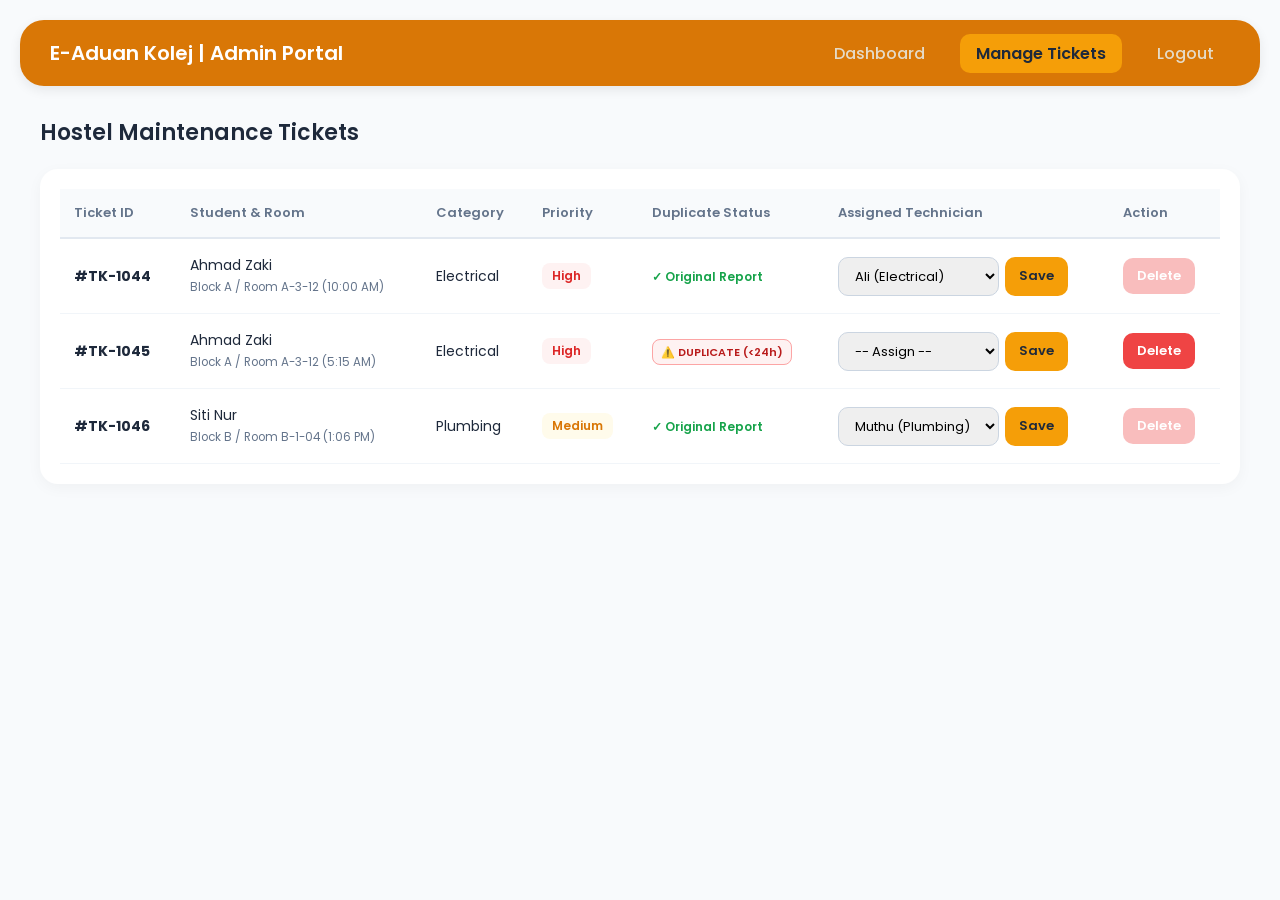
<file: E-Aduan Admin/web/admin-tickets.html>
<!DOCTYPE html>
<html lang="en">
<head>
    <meta charset="UTF-8">
    <meta name="viewport" content="width=device-width, initial-scale=1.0">
    <title>E-Aduan Kolej - Admin Management</title>
    
    <!-- Import Google Font: Poppins -->
    <link href="https://fonts.googleapis.com/css2?family=Poppins:wght@400;500;600;700&display=swap" rel="stylesheet">

    <style>
        /* Page Settings */
        body { 
            font-family: 'Poppins', sans-serif; 
            background-color: #f8fafc; 
            color: #1e293b; 
            margin: 0; 
            padding: 20px; 
        }
        
        /* Navigation */
        .navbar { 
            background-color: #D97706; 
            color: #e5dbc8; 
            padding: 18px 30px; 
            border-radius: 24px; 
            display: flex; 
            justify-content: space-between; 
            align-items: center; 
            box-shadow: 0 4px 12px rgba(0, 0, 0, 0.08);
            margin-bottom: 30px;
        }
        
        .navbar h1 { 
            font-size: 20px; 
            font-weight: 600; 
            margin: 0; 
            color: #ffffff;
        }
        
        .nav-links a { 
            color: #e5dbc8; 
            text-decoration: none; 
            margin-left: 15px; 
            font-weight: 500; 
            padding: 8px 16px;
            border-radius: 10px;
            transition: all 0.2s ease;
        }
        .nav-links a:hover { 
            color: #ffffff; 
            background-color: #b45309; 
        }
        .nav-links a.active { 
            color: #1e293b; 
            background-color: #F59E08; 
            font-weight: 600; 
        }

        /* Layout & Table Container */
        .container { 
            max-width: 1200px; 
            margin: auto; 
        }

        .page-header { 
            margin-bottom: 20px; 
        }

        .page-header h2 { 
            font-size: 22px; 
            font-weight: 600; 
            margin: 0; 
        }

        .table-card { 
            background-color: #ffffff; 
            border-radius: 18px; 
            padding: 20px; 
            box-shadow: 0 4px 15px rgba(0, 0, 0, 0.04); 
            overflow-x: auto; 
            transition: transform 0.2s ease, box-shadow 0.2s ease;
        }

        /* Table Design */
        table { 
            width: 100%; 
            border-collapse: collapse; 
            text-align: left; 
        }

        th { 
            background-color: #f8fafc; 
            color: #64748b; 
            padding: 14px; 
            font-size: 13px; 
            font-weight: 600; 
            border-bottom: 2px solid #e2e8f0; 
        }

        td { 
            padding: 16px 14px; 
            border-bottom: 1px solid #f1f5f9; 
            font-size: 14px; 
            vertical-align: middle; 
        }

        tr:hover { 
            background-color: #f8fafc; 
        }

        /* Status & Duplicate Badges */
        .badge { 
            padding: 4px 10px; 
            border-radius: 8px; 
            font-size: 12px; 
            font-weight: 600; 
            display: inline-block; 
        }

        .bg-high { background-color: #fef2f2; color: #dc2626; }
        .bg-medium { background-color: #fffbeb; color: #d97706; }
        .bg-low { background-color: #f0fdf4; color: #16a34a; }

        .dup-alert { 
            background-color: #fef2f2; 
            color: #b91c1c; 
            border: 1px solid #fca5a5; 
            padding: 4px 8px; 
            border-radius: 8px; 
            font-size: 11px; 
            font-weight: 600; 
        }

        /* Inputs & Buttons */
        select { 
            padding: 8px 12px; 
            border: 1px solid #cbd5e1; 
            border-radius: 10px; 
            font-family: 'Poppins', sans-serif;
            font-size: 13px; 
        }

        .btn { 
            padding: 8px 14px; 
            border: none; 
            border-radius: 10px; 
            cursor: pointer; 
            font-family: 'Poppins', sans-serif;
            font-weight: 600; 
            font-size: 13px; 
            transition: all 0.2s ease; 
        }

        .btn-primary { 
            background-color: #F59E08; 
            color: #1e293b; 
        }

        .btn-primary:hover { 
            background-color: #D97706; 
            color: #ffffff; 
        }

        .btn-danger { 
            background-color: #ef4444; 
            color: white; 
        }

        .btn-danger:hover { 
            background-color: #b91c1c; 
        }
    </style>
</head>
<body>

    <!-- Top Navigation Header -->
    <div class="navbar">
        <h1>E-Aduan Kolej | Admin Portal</h1>
        <div class="nav-links">
            <a href="dashboard.html">Dashboard</a>
            <a href="admin-tickets.html" class="active">Manage Tickets</a>
            <a href="login.html">Logout</a>
        </div>
    </div>

    <!-- Main Container -->
    <div class="container">
        
        <div class="page-header">
            <h2>Hostel Maintenance Tickets</h2>
        </div>

        <!-- Table Card Panel -->
        <div class="table-card">
            <table>
                <thead>
                    <tr>
                        <th>Ticket ID</th>
                        <th>Student & Room</th>
                        <th>Category</th>
                        <th>Priority</th>
                        <th>Duplicate Status</th>
                        <th>Assigned Technician</th>
                        <th>Action</th>
                    </tr>
                </thead>
                <tbody>
                    <!-- Ticket 1: The Original Report -->
                    <tr>
                        <td><strong>#TK-1044</strong></td>
                        <td>Ahmad Zaki<br><small style="color: #64748b;">Block A / Room A-3-12 (10:00 AM)</small></td>
                        <td>Electrical</td>
                        <td><span class="badge bg-high">High</span></td>
                        <td><span style="color: #16a34a; font-size: 12px; font-weight: 600;">✓ Original Report</span></td>
                        <td>
                            <form action="AdminTicketServlet" method="POST" style="display:flex; gap: 6px;">
                                <input type="hidden" name="ticketId" value="1044">
                                <select name="techId">
                                    <option value="">-- Assign --</option>
                                    <option value="1" selected>Ali (Electrical)</option>
                                    <option value="2">Muthu (Plumbing)</option>
                                </select>
                                <button type="submit" class="btn btn-primary">Save</button>
                            </form>
                        </td>
                        <td>
                            <button class="btn btn-danger" disabled style="opacity: 0.35; cursor: not-allowed;">Delete</button>
                        </td>
                    </tr>

                    <!-- Ticket 2: The Duplicate Report (<24h) -->
                    <tr>
                        <td><strong>#TK-1045</strong></td>
                        <td>Ahmad Zaki<br><small style="color: #64748b;">Block A / Room A-3-12 (5:15 AM)</small></td>
                        <td>Electrical</td>
                        <td><span class="badge bg-high">High</span></td>
                        <td><span class="dup-alert">⚠️ DUPLICATE (&lt;24h)</span></td>
                        <td>
                            <form action="AdminTicketServlet" method="POST" style="display:flex; gap: 6px;">
                                <input type="hidden" name="ticketId" value="1045">
                                <select name="techId">
                                    <option value="">-- Assign --</option>
                                    <option value="1">Ali (Electrical)</option>
                                    <option value="2">Muthu (Plumbing)</option>
                                </select>
                                <button type="submit" class="btn btn-primary">Save</button>
                            </form>
                        </td>
                        <td>
                            <form action="AdminTicketServlet" method="POST" onsubmit="return confirm('Delete this duplicate report?');">
                                <input type="hidden" name="action" value="DELETE">
                                <input type="hidden" name="ticketId" value="1045">
                                <button type="submit" class="btn btn-danger">Delete</button>
                            </form>
                        </td>
                    </tr>

                    <!-- Ticket 3: Regular Ticket -->
                    <tr>
                        <td><strong>#TK-1046</strong></td>
                        <td>Siti Nur<br><small style="color: #64748b;">Block B / Room B-1-04 (1:06 PM)</small></td>
                        <td>Plumbing</td>
                        <td><span class="badge bg-medium">Medium</span></td>
                        <td><span style="color: #16a34a; font-size: 12px; font-weight: 600;">✓ Original Report</span></td>
                        <td>
                            <form action="AdminTicketServlet" method="POST" style="display:flex; gap: 6px;">
                                <input type="hidden" name="ticketId" value="1046">
                                <select name="techId">
                                    <option value="">-- Assign --</option>
                                    <option value="1">Ali (Electrical)</option>
                                    <option value="2" selected>Muthu (Plumbing)</option>
                                </select>
                                <button type="submit" class="btn btn-primary">Save</button>
                            </form>
                        </td>
                        <td>
                            <button class="btn btn-danger" disabled style="opacity: 0.35; cursor: not-allowed;">Delete</button>
                        </td>
                    </tr>
                </tbody>
            </table>
        </div>

    </div>

</body>
</html>
</file>
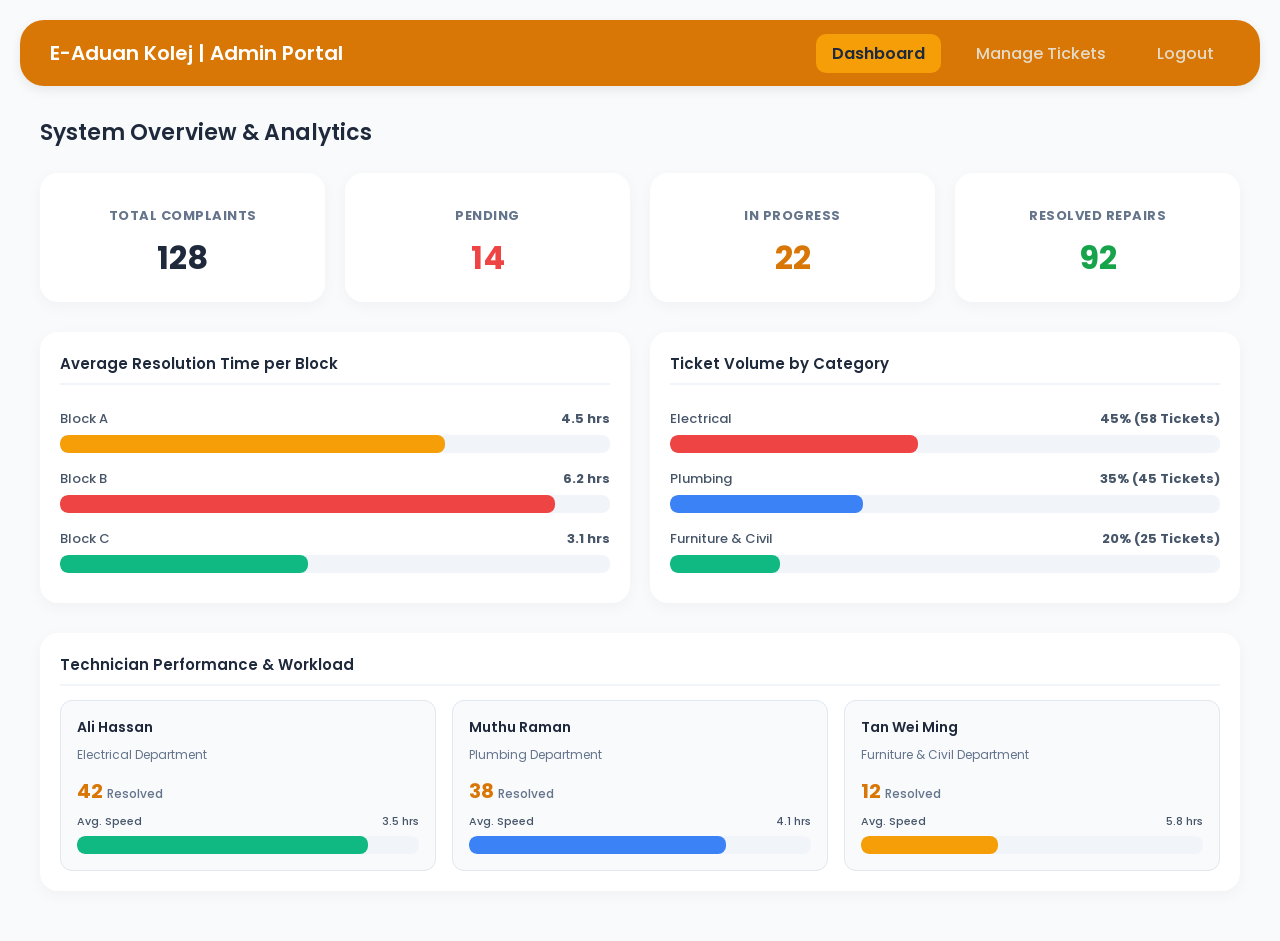
<file: E-Aduan Admin/web/dashboard.html>
<!DOCTYPE html>
<html lang="en">
<head>
    <meta charset="UTF-8">
    <meta name="viewport" content="width=device-width, initial-scale=1.0">
    <title>E-Aduan Kolej - Admin Dashboard</title>
    
    <!-- Import Google Font: Poppins -->
    <link href="https://fonts.googleapis.com/css2?family=Poppins:wght@400;500;600;700&display=swap" rel="stylesheet">

    <style>
        body { 
            font-family: 'Poppins', sans-serif; 
            background-color: #f8fafc; 
            color: #1e293b; 
            margin: 0; 
            padding: 20px; 
        }
        
        /* Navigation Header Banner (Radius: 24px) */
        .navbar { 
            background-color: #D97706; 
            color: #e5dbc8; 
            padding: 18px 30px; 
            border-radius: 24px; 
            display: flex; 
            justify-content: space-between; 
            align-items: center; 
            box-shadow: 0 4px 12px rgba(0, 0, 0, 0.08);
            margin-bottom: 30px;
        }
        
        .navbar h1 { 
            font-size: 20px; 
            font-weight: 600; 
            margin: 0; 
            color: #ffffff;
        }
        
        .nav-links a { 
            color: #e5dbc8; 
            text-decoration: none; 
            margin-left: 15px; 
            font-weight: 500; 
            padding: 8px 16px;
            border-radius: 10px;
            transition: all 0.2s ease;
        }
        
        .nav-links a:hover { 
            color: #ffffff; 
            background-color: #b45309; 
        }
        
        .nav-links a.active { 
            color: #1e293b; 
            background-color: #F59E08; 
            font-weight: 600; 
        }

        .container { max-width: 1200px; margin: auto; }
        .page-header { margin-bottom: 24px; }
        .page-header h2 { font-size: 22px; font-weight: 600; margin: 0; }

        /* Summary Cards Grid */
        .metrics-grid { 
            display: grid; 
            grid-template-columns: repeat(4, 1fr); 
            gap: 20px; 
            margin-bottom: 30px; 
        }

        .card { 
            background-color: #ffffff; 
            border-radius: 18px; 
            padding: 20px; 
            box-shadow: 0 4px 15px rgba(0,0,0,0.04); 
            text-align: center; 
            transition: transform 0.2s ease, box-shadow 0.2s ease;
        }

        .card:hover {
            transform: translateY(-4px);
            box-shadow: 0 10px 25px rgba(0,0,0,0.08);
        }

        .card h3 { 
            font-size: 13px; 
            color: #64748b; 
            text-transform: uppercase; 
            letter-spacing: 0.5px;
            margin-bottom: 8px; 
        }

        .card .number { 
            font-size: 32px; 
            font-weight: 700; 
            color: #1e293b; 
        }

        /* Visual Charts Grid */
        .dashboard-grid { 
            display: grid; 
            grid-template-columns: 1fr 1fr; 
            gap: 20px; 
            margin-bottom: 30px; 
        }

        .chart-box { 
            background-color: #ffffff; 
            border-radius: 18px; 
            padding: 20px; 
            box-shadow: 0 4px 15px rgba(0, 0, 0, 0.04); 
            transition: transform 0.2s ease, box-shadow 0.2s ease;
        }

        .chart-box:hover {
            transform: translateY(-3px);
            box-shadow: 0 8px 22px rgba(0,0,0,0.07);
        }

        .chart-box h4 { 
            font-size: 15px; 
            font-weight: 600; 
            color: #1e293b; 
            margin-top: 0;
            margin-bottom: 14px; 
            padding-bottom: 8px; 
            border-bottom: 2px solid #f1f5f9; 
        }

        /* Bar Chart Visual Components */
        .chart-container {
            display: flex;
            flex-direction: column;
            gap: 16px;
            padding: 10px 0;
        }

        .chart-row {
            display: flex;
            flex-direction: column;
            gap: 6px;
        }

        .chart-label {
            display: flex;
            justify-content: space-between;
            font-size: 13px;
            font-weight: 500;
            color: #475569;
        }

        .bar-background {
            background-color: #f1f5f9;
            border-radius: 8px;
            height: 18px;
            width: 100%;
            overflow: hidden;
        }

        .bar-fill {
            height: 100%;
            border-radius: 8px;
            transition: width 0.4s ease;
        }

        /* Resolution Time & Category Colors */
        .fill-block-a { background-color: #F59E08; width: 70%; }
        .fill-block-b { background-color: #ef4444; width: 90%; }
        .fill-block-c { background-color: #10b981; width: 45%; }

        .fill-electrical { background-color: #ef4444; width: 45%; }
        .fill-plumbing { background-color: #3b82f6; width: 35%; }
        .fill-furniture { background-color: #10b981; width: 20%; }

        /* Technician Workload Card Grid */
        .tech-card-grid {
            display: grid;
            grid-template-columns: repeat(3, 1fr);
            gap: 16px;
            margin-top: 10px;
        }

        .tech-card {
            background-color: #f8fafc;
            border: 1px solid #e2e8f0;
            border-radius: 12px;
            padding: 16px;
            display: flex;
            flex-direction: column;
            gap: 8px;
            transition: transform 0.2s ease, box-shadow 0.2s ease;
        }

        .tech-card:hover {
            transform: translateY(-3px);
            box-shadow: 0 6px 18px rgba(0,0,0,0.06);
        }

        .tech-name { font-weight: 600; font-size: 14px; color: #1e293b; }
        .tech-dept { font-size: 12px; color: #64748b; }
        .tech-stats { font-size: 20px; font-weight: 700; color: #D97706; margin-top: 4px; }
    </style>
</head>
<body>

    <!-- Top Navigation Header Banner -->
    <div class="navbar">
        <h1>E-Aduan Kolej | Admin Portal</h1>
        <div class="nav-links">
            <a href="dashboard.html" class="active">Dashboard</a>
            <a href="admin-tickets.html">Manage Tickets</a>
            <a href="login.html">Logout</a>
        </div>
    </div>

    <div class="container">
        <div class="page-header">
            <h2>System Overview & Analytics</h2>
        </div>

        <!-- Metric Summary Cards -->
        <div class="metrics-grid">
            <div class="card">
                <h3>Total Complaints</h3>
                <div class="number">128</div>
            </div>
            <div class="card">
                <h3>Pending</h3>
                <div class="number" style="color: #ef4444;">14</div>
            </div>
            <div class="card">
                <h3>In Progress</h3>
                <div class="number" style="color: #d97706;">22</div>
            </div>
            <div class="card">
                <h3>Resolved Repairs</h3>
                <div class="number" style="color: #16a34a;">92</div>
            </div>
        </div>

        <!-- Section 1: Visual Charts Grid -->
        <div class="dashboard-grid">
            
            <!-- Bar Chart 1: Average Resolution Time per Block -->
            <div class="chart-box">
                <h4>Average Resolution Time per Block</h4>
                <div class="chart-container">
                    <div class="chart-row">
                        <div class="chart-label"><span>Block A</span> <strong>4.5 hrs</strong></div>
                        <div class="bar-background"><div class="bar-fill fill-block-a"></div></div>
                    </div>
                    <div class="chart-row">
                        <div class="chart-label"><span>Block B</span> <strong>6.2 hrs</strong></div>
                        <div class="bar-background"><div class="bar-fill fill-block-b"></div></div>
                    </div>
                    <div class="chart-row">
                        <div class="chart-label"><span>Block C</span> <strong>3.1 hrs</strong></div>
                        <div class="bar-background"><div class="bar-fill fill-block-c"></div></div>
                    </div>
                </div>
            </div>

            <!-- Bar Chart 2: Ticket Volume by Category -->
            <div class="chart-box">
                <h4>Ticket Volume by Category</h4>
                <div class="chart-container">
                    <div class="chart-row">
                        <div class="chart-label"><span>Electrical</span> <strong>45% (58 Tickets)</strong></div>
                        <div class="bar-background"><div class="bar-fill fill-electrical"></div></div>
                    </div>
                    <div class="chart-row">
                        <div class="chart-label"><span>Plumbing</span> <strong>35% (45 Tickets)</strong></div>
                        <div class="bar-background"><div class="bar-fill fill-plumbing"></div></div>
                    </div>
                    <div class="chart-row">
                        <div class="chart-label"><span>Furniture & Civil</span> <strong>20% (25 Tickets)</strong></div>
                        <div class="bar-background"><div class="bar-fill fill-furniture"></div></div>
                    </div>
                </div>
            </div>

        </div>

        <!-- Section 2: Technician Performance Workload Cards -->
        <div class="chart-box" style="margin-bottom: 30px;">
            <h4>Technician Performance & Workload</h4>
            <div class="tech-card-grid">
                
                <div class="tech-card">
                    <div class="tech-name">Ali Hassan</div>
                    <div class="tech-dept">Electrical Department</div>
                    <div class="tech-stats">42 <span style="font-size: 12px; font-weight: 500; color: #64748b;">Resolved</span></div>
                    <div class="chart-row">
                        <div class="chart-label"><small>Avg. Speed</small> <small>3.5 hrs</small></div>
                        <div class="bar-background"><div class="bar-fill" style="width: 85%; background-color: #10b981;"></div></div>
                    </div>
                </div>

                <div class="tech-card">
                    <div class="tech-name">Muthu Raman</div>
                    <div class="tech-dept">Plumbing Department</div>
                    <div class="tech-stats">38 <span style="font-size: 12px; font-weight: 500; color: #64748b;">Resolved</span></div>
                    <div class="chart-row">
                        <div class="chart-label"><small>Avg. Speed</small> <small>4.1 hrs</small></div>
                        <div class="bar-background"><div class="bar-fill" style="width: 75%; background-color: #3b82f6;"></div></div>
                    </div>
                </div>

                <div class="tech-card">
                    <div class="tech-name">Tan Wei Ming</div>
                    <div class="tech-dept">Furniture & Civil Department</div>
                    <div class="tech-stats">12 <span style="font-size: 12px; font-weight: 500; color: #64748b;">Resolved</span></div>
                    <div class="chart-row">
                        <div class="chart-label"><small>Avg. Speed</small> <small>5.8 hrs</small></div>
                        <div class="bar-background"><div class="bar-fill" style="width: 40%; background-color: #F59E08;"></div></div>
                    </div>
                </div>

            </div>
        </div>

    </div>

</body>
</html>
</file>
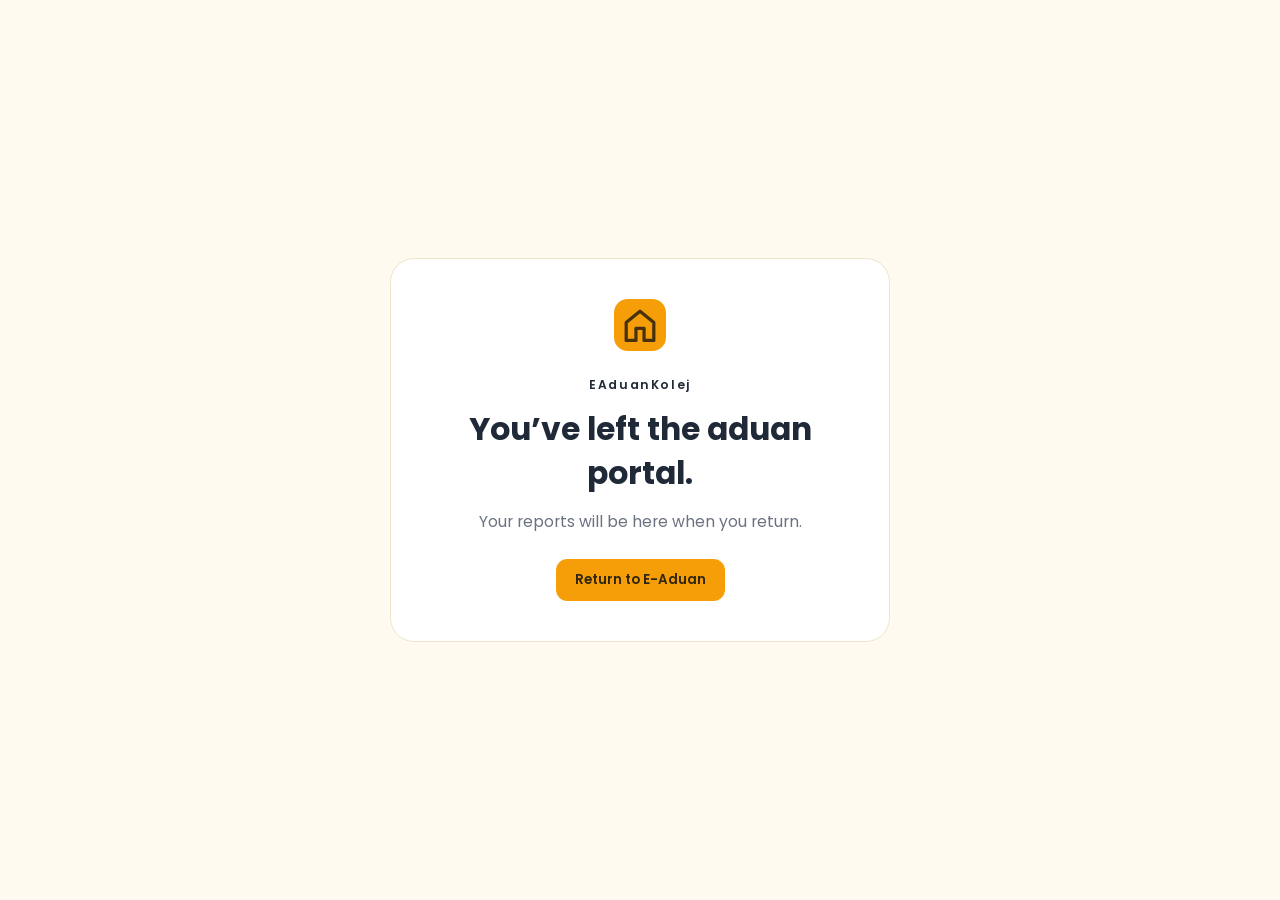
<file: EAduanKolej-war/web/logout.html>
<!doctype html>
<html lang="en">
  <head>
    <meta charset="utf-8" />
    <meta name="viewport" content="width=device-width, initial-scale=1" />
    <title>Logout · EAduanKolej</title>
    <link rel="icon" href="assets/images/favicon.svg" type="image/svg+xml" />
    <link rel="stylesheet" href="assets/css/global.css" />
    <link rel="stylesheet" href="assets/css/student-reports.css" />
  </head>
  <body class="logout-page">
    <main class="logout-panel">
      <img src="assets/images/favicon.svg" width="52" height="52" alt="" />
      <span class="eyebrow">EAduanKolej</span>
      <h1>You’ve left the aduan portal.</h1>
      <p>Your reports will be here when you return.</p>
      <a class="button button-primary" href="my-tickets.html">Return to E-Aduan</a>
    </main>
  </body>
</html>
</file>
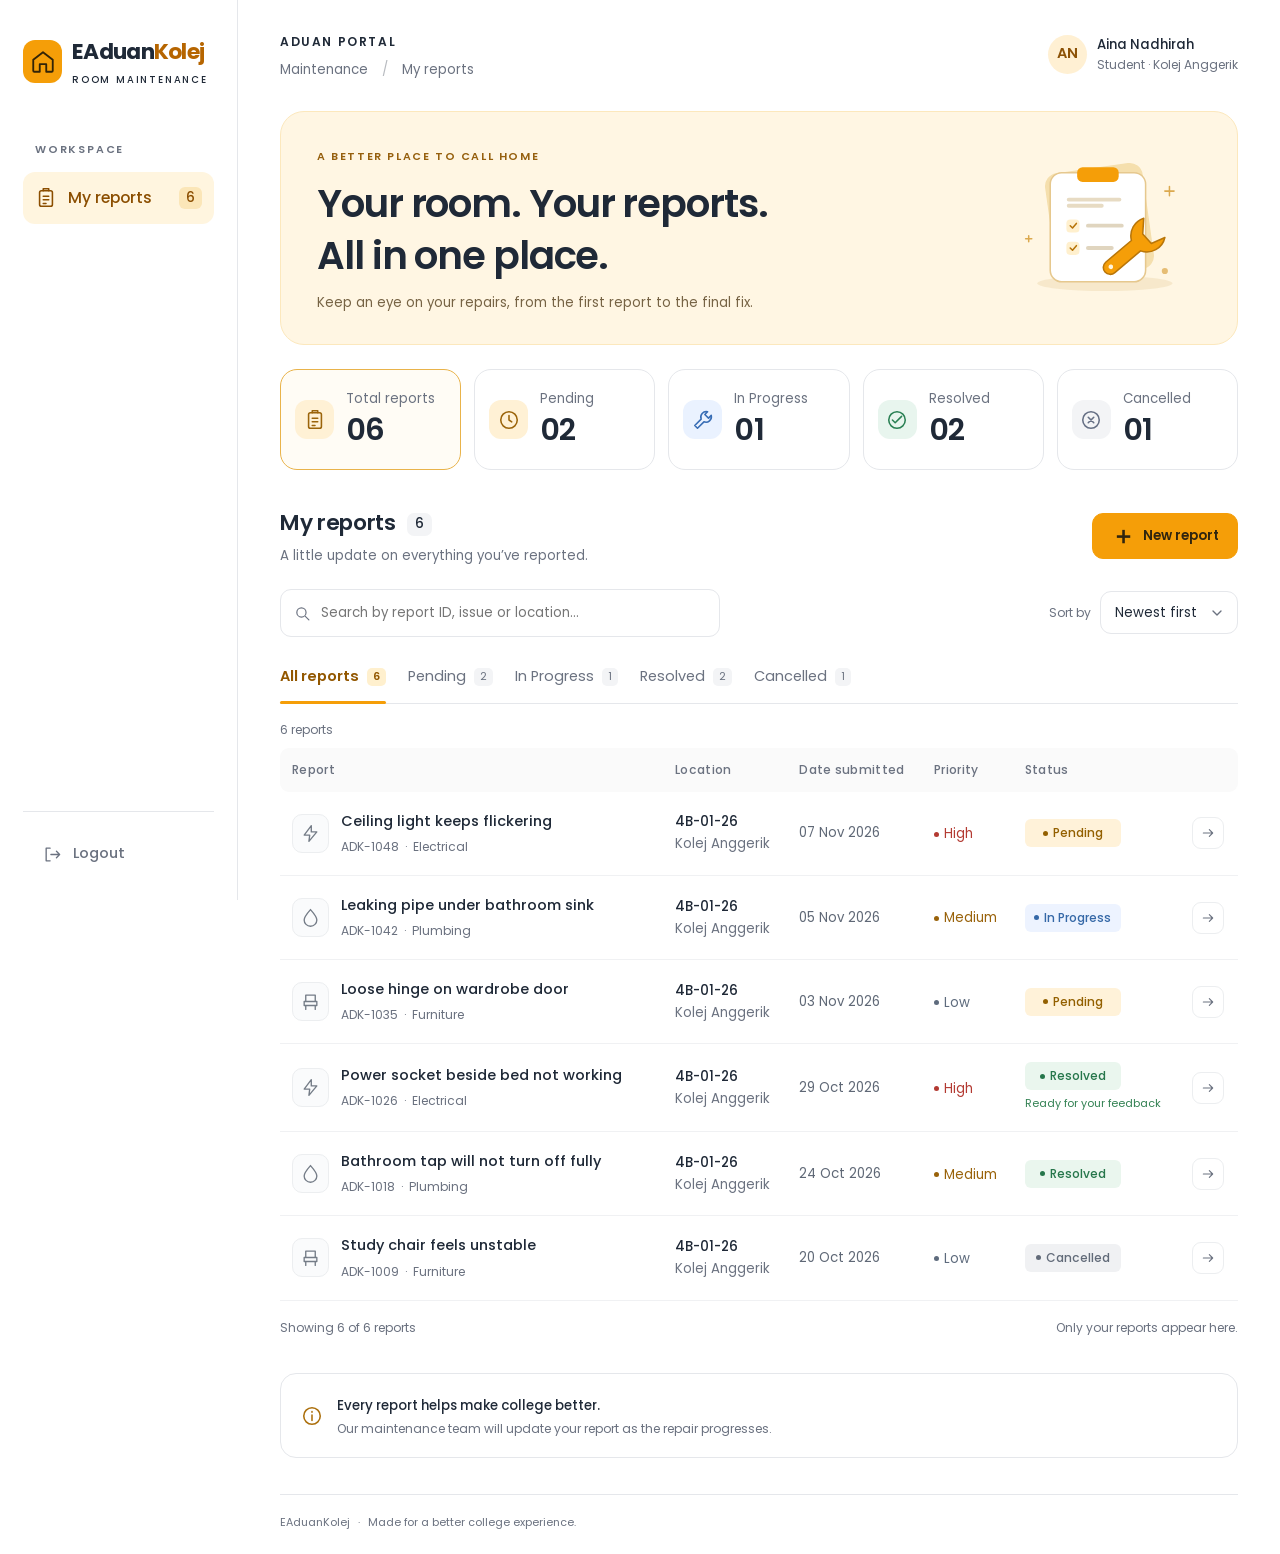
<file: EAduanKolej-war/web/my-tickets.html>
<!doctype html>
<html lang="en">
  <head>
    <meta charset="utf-8" />
    <meta name="viewport" content="width=device-width, initial-scale=1" />
    <meta name="description" content="Track your hostel maintenance reports with EAduanKolej." />
    <title>My Reports · EAduanKolej</title>
    <link rel="icon" href="assets/images/favicon.svg" type="image/svg+xml" />
    <link rel="stylesheet" href="assets/css/global.css" />
    <link rel="stylesheet" href="assets/css/student-reports.css" />
    <script defer src="assets/js/demo-data.js"></script>
    <script defer src="assets/js/report-service.js"></script>
    <script defer src="assets/js/student-ui.js"></script>
    <script defer src="assets/js/my-tickets.js"></script>
  </head>
  <body>
    <a class="skip-link" href="#main">Skip to content</a>
    <div id="app-shell"></div>
    <main id="main" class="main" tabindex="-1">
      <header class="page-top">
        <div>
          <span class="eyebrow">ADUAN PORTAL</span>
          <p class="breadcrumb">Maintenance <span>/</span> My reports</p>
        </div>
        <div class="profile">
          <span class="avatar">AN</span>
          <div><strong>Aina Nadhirah</strong><span>Student · Kolej Anggerik</span></div>
        </div>
      </header>
      <section class="welcome-banner">
        <div>
          <span class="eyebrow">A BETTER PLACE TO CALL HOME</span>
          <h1>Your room. Your reports.<br />All in one place.</h1>
          <p>Keep an eye on your repairs, from the first report to the final fix.</p>
        </div>
        <div class="banner-art" aria-hidden="true">
          <img src="assets/images/maintenance-banner.svg" alt="" width="260" height="190" />
        </div>
      </section>
      <section aria-label="Report counts by status" id="report-stats" class="stats-grid"></section>
      <section class="reports-section" aria-labelledby="reports-heading">
        <div class="section-heading">
          <div>
            <h2 id="reports-heading">
              My reports <span id="total-badge" class="count-badge"></span>
            </h2>
            <p>A little update on everything you’ve reported.</p>
          </div>
          <button class="button button-primary" id="new-report" type="button">
            <span aria-hidden="true">＋</span> New report
          </button>
        </div>
        <div class="toolbar">
          <div class="search-field">
            <span data-icon="search"></span
            ><label class="sr-only" for="search">Search reports</label
            ><input
              id="search"
              type="search"
              placeholder="Search by report ID, issue or location…"
              autocomplete="off"
            />
          </div>
          <div class="sort-field">
            <label for="sort">Sort by</label
            ><select id="sort">
              <option value="newest">Newest first</option>
              <option value="oldest">Oldest first</option>
              <option value="priority">Priority</option>
            </select>
          </div>
        </div>
        <div
          id="status-tabs"
          class="filter-tabs"
          role="group"
          aria-label="Filter reports by status"
        ></div>
        <p id="results-summary" class="results-summary" role="status" aria-live="polite"></p>
        <div class="table-wrap">
          <table class="report-table">
            <caption class="sr-only">
              Your maintenance reports
            </caption>
            <thead>
              <tr>
                <th scope="col">Report</th>
                <th scope="col">Location</th>
                <th scope="col">Date submitted</th>
                <th scope="col">Priority</th>
                <th scope="col">Status</th>
                <th scope="col"><span class="sr-only">Actions</span></th>
              </tr>
            </thead>
            <tbody id="report-rows"></tbody>
          </table>
        </div>
        <div id="empty-state" class="empty-state" hidden>
          <span class="empty-icon" data-icon="search"></span>
          <h3>No reports found</h3>
          <p>Try another search or a different status.</p>
          <button type="button" class="button button-secondary" id="clear-filters">
            Clear filters
          </button>
        </div>
        <div class="list-footer">
          <span id="list-count"></span><span>Only your reports appear here.</span>
        </div>
      </section>
      <aside class="help-strip">
        <span class="help-icon" data-icon="info"></span>
        <div>
          <strong>Every report helps make college better.</strong>
          <p>Our maintenance team will update your report as the repair progresses.</p>
        </div>
      </aside>
      <footer class="page-footer">
        <span
          >EAduanKolej <span class="footer-dot">·</span> Made for a better college experience.</span
        >
      </footer>
    </main>
    <div id="shared-dialogs"></div>
    <div class="toast" id="toast" role="status" aria-live="polite" hidden></div>
  </body>
</html>
</file>
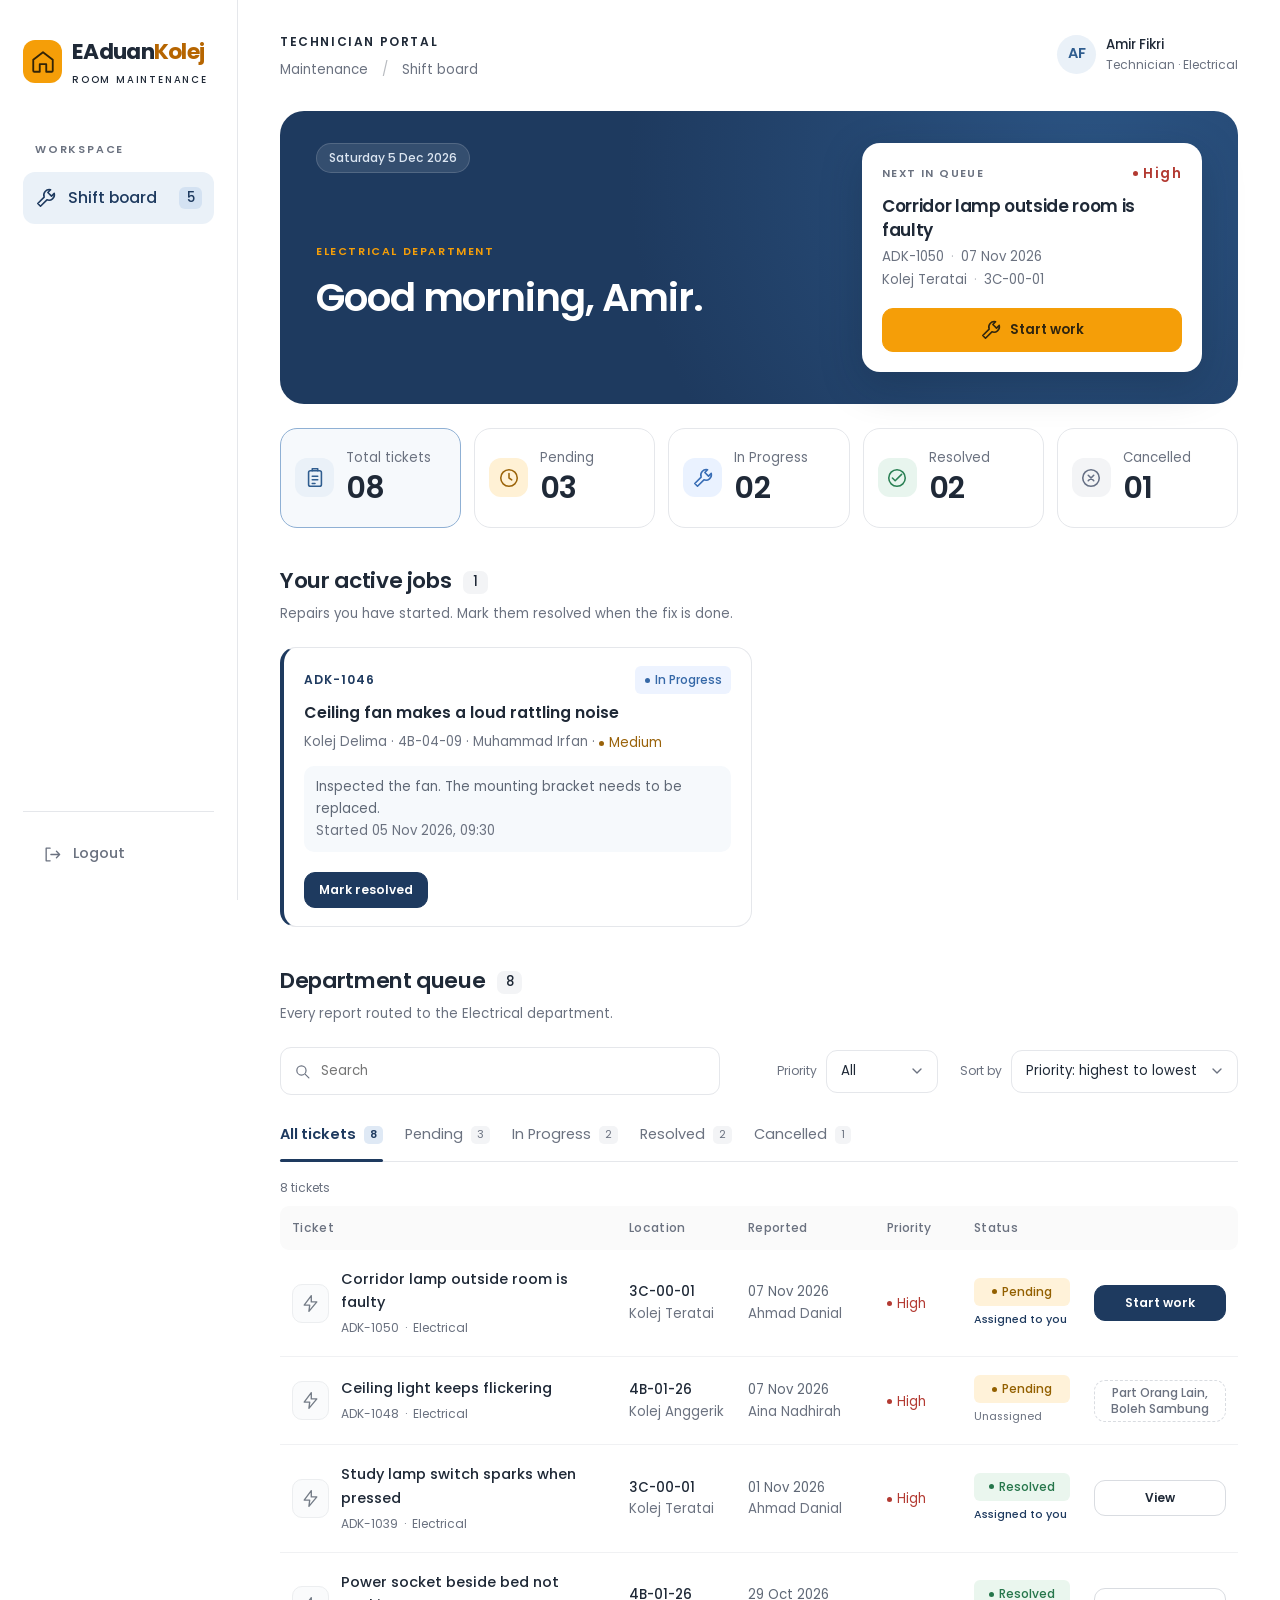
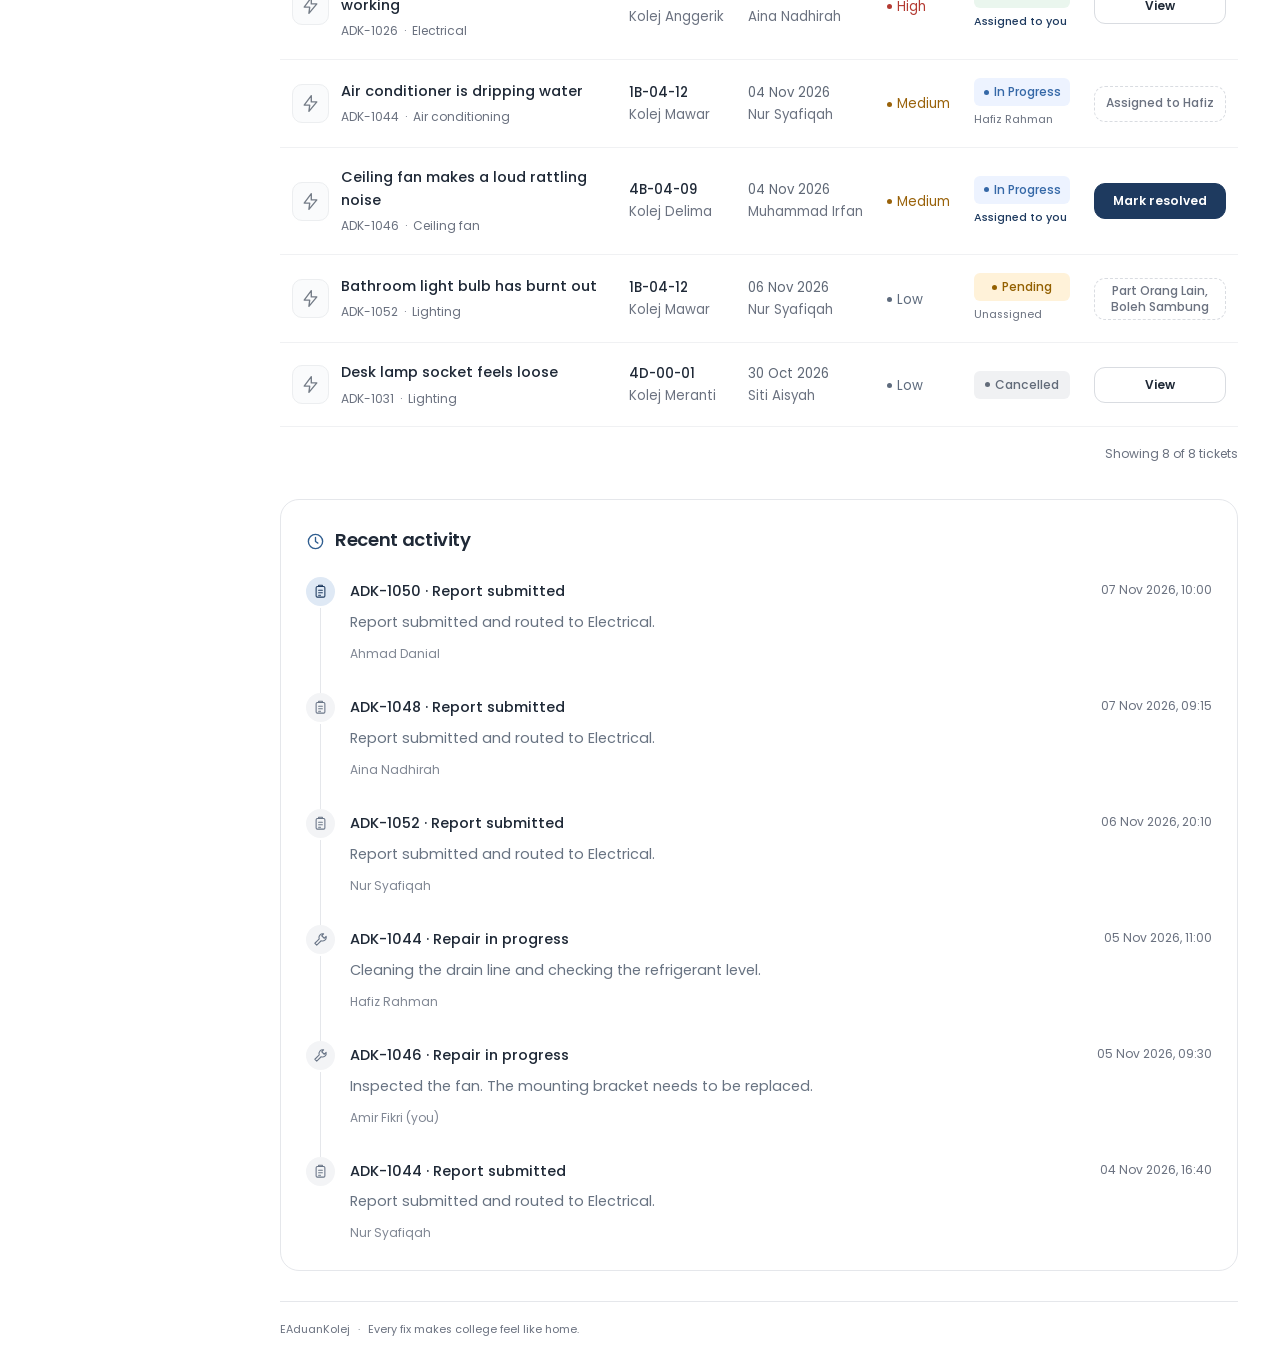
<file: EAduanKolej-war/web/tech-tickets.html>
<!doctype html>
<html lang="en">
  <head>
    <meta charset="utf-8" />
    <meta name="viewport" content="width=device-width, initial-scale=1" />
    <meta name="description" content="Update the maintenance tickets routed to your department." />
    <title>Shift Board · EAduanKolej</title>
    <link rel="icon" href="assets/images/favicon.svg" type="image/svg+xml" />
    <link rel="stylesheet" href="assets/css/global.css" />
    <link rel="stylesheet" href="assets/css/tech-tickets.css" />
    <script defer src="assets/js/demo-data.js"></script>
    <script defer src="assets/js/report-service.js"></script>
    <script defer src="assets/js/tech-service.js"></script>
    <script defer src="assets/js/student-ui.js"></script>
    <script defer src="assets/js/tech-tickets.js"></script>
  </head>
  <body class="theme-tech">
    <a class="skip-link" href="#main">Skip to content</a>
    <div
      id="app-shell"
      data-nav-label="Technician navigation"
      data-nav-href="tech-tickets.html"
      data-nav-text="Shift board"
      data-nav-icon="tool"
    ></div>
    <main id="main" class="main" tabindex="-1">
      <header class="page-top">
        <div>
          <span class="eyebrow">TECHNICIAN PORTAL</span>
          <p class="breadcrumb">Maintenance <span>/</span> Shift board</p>
        </div>
        <div class="profile">
          <span class="avatar" id="tech-initials"></span>
          <div><strong id="tech-name"></strong><span id="tech-role"></span></div>
        </div>
      </header>

      <section class="shift-hero" aria-labelledby="hero-title">
        <div class="shift-hero-text">
          <time class="shift-date" id="hero-date"></time>
          <div class="shift-greeting">
            <span class="shift-eyebrow" id="hero-eyebrow"></span>
            <h1 id="hero-title"></h1>
          </div>
        </div>
        <div class="next-card" id="next-card" aria-live="polite"></div>
      </section>

      <section aria-label="Ticket counts by status" id="ticket-stats" class="stats-grid"></section>

      <section class="jobs-section" aria-labelledby="jobs-heading">
        <div class="section-heading">
          <div>
            <h2 id="jobs-heading">
              Your active jobs <span id="jobs-badge" class="count-badge"></span>
            </h2>
            <p>Repairs you have started. Mark them resolved when the fix is done.</p>
          </div>
        </div>
        <div class="job-grid" id="job-grid"></div>
      </section>

      <section class="reports-section" aria-labelledby="tickets-heading">
        <div class="section-heading">
          <div>
            <h2 id="tickets-heading" tabindex="-1">
              Department queue <span id="total-badge" class="count-badge"></span>
            </h2>
            <p id="department-note"></p>
          </div>
        </div>
        <div class="toolbar">
          <div class="search-field">
            <span data-icon="search"></span
            ><label class="sr-only" for="search">Search tickets</label
            ><input
              id="search"
              type="search"
              placeholder="Search"
              autocomplete="off"
            />
          </div>
          <div class="toolbar-filters">
            <div class="sort-field">
              <label for="priority">Priority</label
              ><select id="priority">
                <option value="All">All</option>
                <option value="High">High</option>
                <option value="Medium">Medium</option>
                <option value="Low">Low</option>
              </select>
            </div>
            <div class="sort-field">
              <label for="sort">Sort by</label
              ><select id="sort">
                <option value="priority">Priority: highest to lowest</option>
                <option value="newest">Newest to oldest</option>
                <option value="oldest">Oldest to newest</option>
              </select>
            </div>
          </div>
        </div>
        <div
          id="status-tabs"
          class="filter-tabs"
          role="group"
          aria-label="Filter tickets by status"
        ></div>
        <p id="results-summary" class="results-summary" role="status" aria-live="polite"></p>
        <div class="table-wrap">
          <table class="report-table tech-table">
            <caption class="sr-only">
              Maintenance tickets for your department
            </caption>
            <thead>
              <tr>
                <th scope="col">Ticket</th>
                <th scope="col">Location</th>
                <th scope="col">Reported</th>
                <th scope="col">Priority</th>
                <th scope="col">Status</th>
                <th scope="col"><span class="sr-only">Actions</span></th>
              </tr>
            </thead>
            <tbody id="ticket-rows"></tbody>
          </table>
        </div>
        <div id="empty-state" class="empty-state" hidden>
          <span class="empty-icon" data-icon="search"></span>
          <h3>No tickets found</h3>
          <p>Try another search, priority or status.</p>
          <button type="button" class="button button-secondary" id="clear-filters">
            Clear filters
          </button>
        </div>
        <div class="list-footer">
          <span id="list-count"></span>
        </div>
      </section>

      <section class="panel activity-panel" aria-labelledby="activity-heading">
        <div class="panel-heading">
          <span data-icon="clock"></span>
          <h2 id="activity-heading">Recent activity</h2>
        </div>
        <ol class="timeline" id="activity"></ol>
      </section>

      <footer class="page-footer">
        <span
          >EAduanKolej <span class="footer-dot">·</span> Every fix makes college feel like
          home.</span
        >
      </footer>
    </main>
    <div id="shared-dialogs"></div>
    <dialog id="ticket-dialog" aria-labelledby="dialog-title">
      <form method="dialog" class="dialog-body">
        <span class="dialog-symbol" data-icon="tool"></span>
        <div class="detail-kicker" id="dialog-kicker"></div>
        <h2 id="dialog-title"></h2>
        <dl class="information-grid dialog-info" id="dialog-info"></dl>
        <div class="description">
          <h3>Description</h3>
          <p id="dialog-description"></p>
        </div>
        <p class="dialog-closed" id="dialog-closed" hidden></p>
        <div class="dialog-field" id="update-fields">
          <p class="status-change" id="status-change"></p>
        </div>
        <p class="form-error" id="update-error" role="alert" hidden></p>
        <div class="dialog-actions">
          <button class="button button-secondary" value="close">Close</button
          ><button type="button" id="confirm-update" class="button button-primary"></button>
        </div>
      </form>
    </dialog>
    <div class="toast" id="toast" role="status" aria-live="polite" hidden></div>
  </body>
</html>
</file>
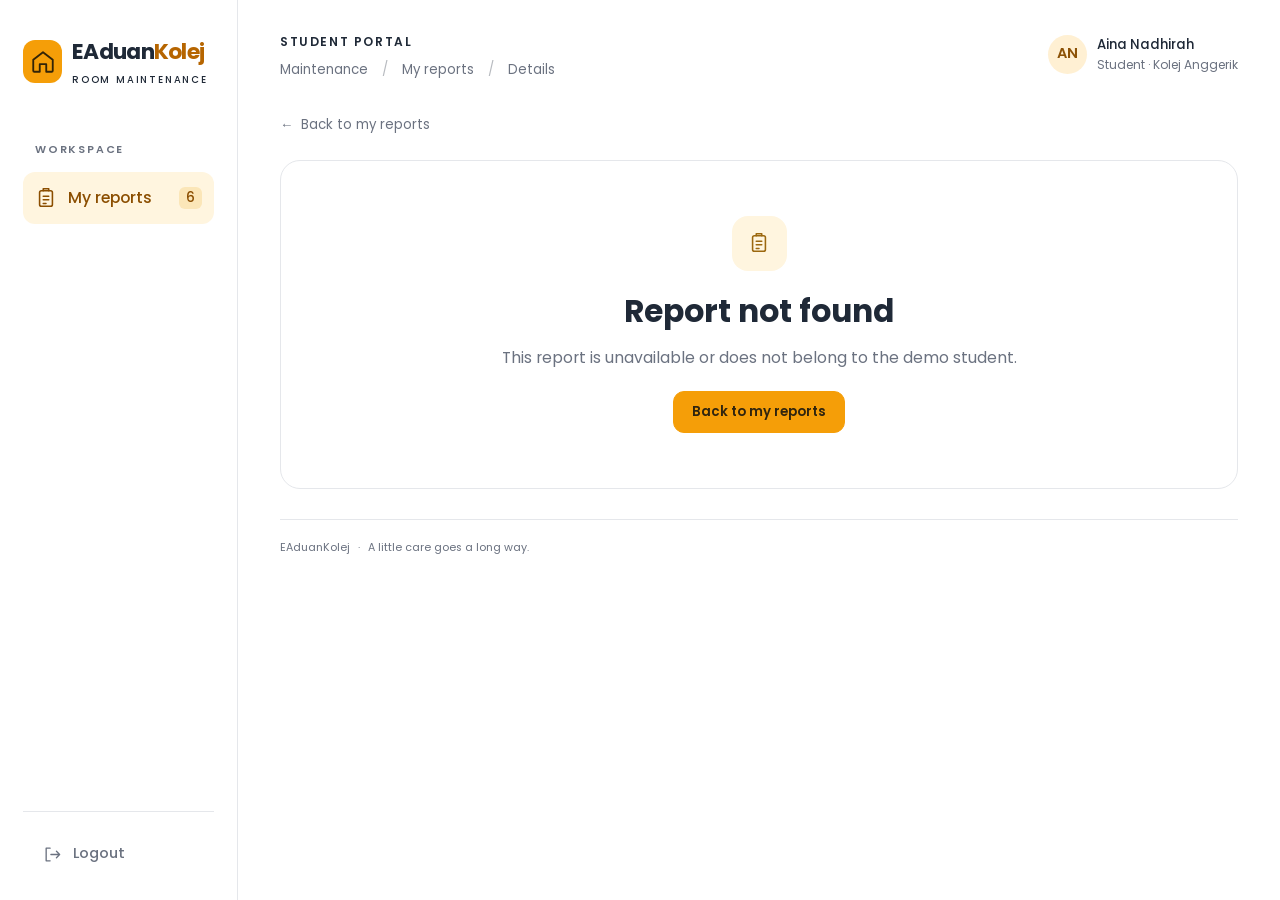
<file: EAduanKolej-war/web/ticket-detail.html>
<!doctype html>
<html lang="en">
  <head>
    <meta charset="utf-8" />
    <meta name="viewport" content="width=device-width, initial-scale=1" />
    <title>Report Details · EAduanKolej</title>
    <link rel="icon" href="assets/images/favicon.svg" type="image/svg+xml" />
    <link rel="stylesheet" href="assets/css/global.css" />
    <link rel="stylesheet" href="assets/css/student-reports.css" />
    <script defer src="assets/js/demo-data.js"></script>
    <script defer src="assets/js/report-service.js"></script>
    <script defer src="assets/js/student-ui.js"></script>
    <script defer src="assets/js/ticket-detail.js"></script>
  </head>
  <body>
    <a class="skip-link" href="#main">Skip to content</a>
    <div id="app-shell"></div>
    <main id="main" class="main" tabindex="-1">
      <header class="page-top">
        <div>
          <span class="eyebrow">STUDENT PORTAL</span>
          <p class="breadcrumb">
            Maintenance <span>/</span> <a href="my-tickets.html">My reports</a>
            <span>/</span> Details
          </p>
        </div>
        <div class="profile">
          <span class="avatar">AN</span>
          <div><strong>Aina Nadhirah</strong><span>Student · Kolej Anggerik</span></div>
        </div>
      </header>
      <a href="my-tickets.html" class="back-link"
        ><span aria-hidden="true">←</span> Back to my reports</a
      >
      <div id="detail-content"></div>
      <footer class="page-footer">
        <span>EAduanKolej <span class="footer-dot">·</span> A little care goes a long way.</span>
      </footer>
    </main>
    <div id="shared-dialogs"></div>
    <dialog id="cancel-dialog" aria-labelledby="cancel-title">
      <form method="dialog" class="dialog-body">
        <span class="dialog-symbol warning" data-icon="close"></span>
        <h2 id="cancel-title">Cancel this report?</h2>
        <p>
          The maintenance team will no longer work on this report. You can only cancel while it is
          Pending.
        </p>
        <label for="cancel-reason">Reason <span class="optional">(optional)</span></label
        ><textarea
          id="cancel-reason"
          rows="3"
          maxlength="300"
          placeholder="For example, the issue has already been fixed."
        ></textarea>
        <p class="form-error" id="cancel-error" role="alert" hidden></p>
        <div class="dialog-actions">
          <button class="button button-secondary" value="keep">Keep report</button
          ><button type="button" id="confirm-cancel" class="button button-danger">
            Yes, cancel report
          </button>
        </div>
      </form>
    </dialog>
    <div class="toast" id="toast" role="status" aria-live="polite" hidden></div>
  </body>
</html>
</file>
<file: EAduanKolej-war/web/assets/css/global.css>
@font-face {
  font-family: Poppins;
  src: url("../fonts/poppins-regular.ttf") format("truetype");
  font-weight: 400;
  font-style: normal;
  font-display: swap;
}
@font-face {
  font-family: Poppins;
  src: url("../fonts/poppins-medium.ttf") format("truetype");
  font-weight: 500;
  font-style: normal;
  font-display: swap;
}
@font-face {
  font-family: Poppins;
  src: url("../fonts/poppins-semibold.ttf") format("truetype");
  font-weight: 600;
  font-style: normal;
  font-display: swap;
}
@font-face {
  font-family: Poppins;
  src: url("../fonts/poppins-bold.ttf") format("truetype");
  font-weight: 700;
  font-style: normal;
  font-display: swap;
}
:root {
  --yellow: #f59e08;
  --amber: #d97706;
  --text: #1f2937;
  --muted: #6b7280;
  --line: #e5e7eb;
  --soft: #f9fafb;
  --white: #fff;
  --accent: var(--yellow);
  --accent-hover: var(--amber);
  --accent-ink: #30250f;
  --accent-hover-ink: #211b10;
  --accent-text: #925700;
  --accent-icon: #a46b10;
  --accent-soft: #fff5df;
  --accent-soft-ink: #8b4e00;
  --accent-chip: #fff0ce;
  --accent-badge: #fbe6b8;
  --accent-marker: #fff0cc;
  --accent-marker-ink: #a26a05;
  --accent-line: #e9b34a;
  --accent-tint: #fffcf5;
  --row-hover: #fffdf8;
  --link-hover: #955000;
  --focus: #966000;
  --sidebar: 238px;
}
* {
  box-sizing: border-box;
}
body {
  margin: 0;
  background: var(--white);
  color: var(--text);
  font-family: Poppins, Arial, sans-serif;
  font-size: 15.73px;
  line-height: 1.65;
}
button,
input,
select,
textarea {
  font: inherit;
  color: inherit;
}
button,
a,
input,
select,
textarea {
  -webkit-tap-highlight-color: transparent;
}
button,
a {
  touch-action: manipulation;
}
button {
  cursor: pointer;
}
a {
  color: inherit;
  text-decoration: none;
}
a:hover {
  color: var(--link-hover);
}
button:focus-visible,
a:focus-visible,
input:focus-visible,
select:focus-visible,
textarea:focus-visible {
  outline: 3px solid var(--focus);
  outline-offset: 4px;
}
h1,
h2,
h3,
p {
  margin: 0;
}
svg {
  width: 22px;
  height: 22px;
  flex-shrink: 0;
  vertical-align: middle;
}
button {
  border: 0;
  background: none;
}
button:disabled {
  cursor: default;
  opacity: 0.5;
}
[hidden] {
  display: none !important;
}
.sr-only {
  position: absolute;
  width: 1px;
  height: 1px;
  padding: 0;
  overflow: hidden;
  clip: rect(0, 0, 0, 0);
  white-space: nowrap;
  border: 0;
}
.skip-link {
  position: fixed;
  top: -80px;
  left: 20px;
  z-index: 20;
  background: #fff;
  padding: 12px;
  border: 2px solid var(--amber);
}
.skip-link:focus {
  top: 12px;
}
.sidebar {
  position: fixed;
  inset: 0 auto 0 0;
  width: var(--sidebar);
  border-right: 1px solid var(--line);
  padding: 34px 23px 24px;
  display: flex;
  flex-direction: column;
  background: #fff;
  z-index: 5;
}
.brand {
  display: flex;
  gap: 10px;
  align-items: center;
  font-size: 21.78px;
  font-weight: 700;
  letter-spacing: -0.7px;
}
.brand-mark {
  display: grid;
  place-items: center;
  background: var(--yellow);
  color: #322407;
  width: 39px;
  height: 43px;
  border-radius: 12px;
  flex-shrink: 0;
}
.brand-mark svg {
  width: 26px;
  height: 26px;
}
.brand-accent {
  color: #b66500;
}
.brand small {
  display: block;
  font-size: 9.68px;
  font-weight: 500;
  letter-spacing: 1.8px;
  line-height: 2;
}
.sidebar-label {
  font-size: 10.89px;
  letter-spacing: 1.8px;
  font-weight: 600;
  color: var(--muted);
  margin: 52px 12px 13px;
}
.nav-link {
  display: flex;
  gap: 11px;
  align-items: center;
  padding: 13px 12px;
  border-radius: 12px;
  font-weight: 500;
}
.nav-link.active {
  background: var(--accent-soft);
  color: var(--accent-soft-ink);
}
.nav-count {
  margin-left: auto;
  background: var(--accent-badge);
  border-radius: 6px;
  min-width: 23px;
  text-align: center;
  font-size: 13.31px;
}
.sidebar-bottom {
  margin-top: auto;
  border-top: 1px solid var(--line);
  padding: 20px 8px 0;
}
.sidebar-bottom p {
  font-size: 12.1px;
  color: var(--muted);
  margin: 8px 0 12px;
}
.logout-link {
  display: flex;
  align-items: center;
  gap: 8px;
  font-size: 13.31px;
  padding: 4px 0;
}
.logout-link svg {
  width: 15px;
  height: 15px;
}
.main {
  margin-left: var(--sidebar);
  padding: 28px 42px 22px;
  max-width: 1720px;
}
.page-top {
  display: flex;
  justify-content: space-between;
  align-items: center;
  gap: 20px;
  margin-bottom: 30px;
}
.eyebrow {
  font-size: 12.1px;
  letter-spacing: 1.6px;
  font-weight: 600;
}
.breadcrumb {
  font-size: 13.31px;
  color: var(--muted);
  margin-top: 5px;
}
.breadcrumb span {
  margin: 0 10px;
  color: #b8bbc0;
}
.profile {
  display: flex;
  align-items: center;
  gap: 10px;
}
.avatar {
  display: grid;
  place-items: center;
  width: 39px;
  height: 39px;
  flex-shrink: 0;
  border-radius: 50%;
  background: #fff0d3;
  color: #8c5206;
  font-size: 14.52px;
  font-weight: 600;
}
.profile strong {
  font-size: 13.31px;
  font-weight: 500;
  display: block;
}
.profile > div > span {
  font-size: 12.1px;
  color: var(--muted);
  display: block;
}
.welcome-banner {
  position: relative;
  display: flex;
  align-items: center;
  justify-content: space-between;
  gap: 22px;
  overflow: hidden;
  padding: 30px 36px;
  border-radius: 24px;
  background: #fff6e3;
  border: 1px solid #fce8bd;
  margin-bottom: 24px;
  min-height: 220px;
}
.welcome-banner .eyebrow {
  color: #96600e;
  font-size: 10.89px;
}
.welcome-banner h1 {
  font-size: 38.72px;
  line-height: 1.35;
  letter-spacing: -1.1px;
  font-weight: 600;
  margin: 10px 0;
}
.welcome-banner p {
  font-size: 13.31px;
  color: #766344;
}
.banner-art {
  position: relative;
  display: grid;
  place-items: center;
  flex: 0 0 200px;
  height: 170px;
}
.banner-art img {
  width: 240px;
  max-width: 100%;
  height: auto;
}
.stats-grid {
  display: grid;
  grid-template-columns: repeat(5, minmax(0, 1fr));
  gap: 13px;
  margin-bottom: 35px;
}
.stat-card {
  border: 1px solid var(--line);
  border-radius: 17px;
  padding: 18px 14px;
  display: flex;
  align-items: center;
  gap: 12px;
  text-align: left;
  background: #fff;
  transition:
  border-color 0.15s,
  background 0.15s;
}
.stat-card:hover,
.stat-card.selected {
  border-color: var(--accent-line);
  background: var(--accent-tint);
}
.stat-icon {
  width: 39px;
  height: 39px;
  display: grid;
  place-items: center;
  background: #f3f4f6;
  border-radius: 12px;
  color: #667085;
  flex-shrink: 0;
}
.stat-icon.all,
.stat-icon.pending {
  background: #fff1d5;
  color: #9b640a;
}
.stat-icon.in-progress {
  background: #eaf2ff;
  color: #386db5;
}
.stat-icon.resolved {
  background: #e8f5ee;
  color: #2a8054;
}
.stat-number {
  display: block;
  font-size: 30.25px;
  line-height: 1.35;
  letter-spacing: -0.7px;
  font-weight: 600;
}
.stat-label {
  font-size: 12.1px;
  color: var(--muted);
  display: block;
  white-space: nowrap;
}
.section-heading {
  display: flex;
  justify-content: space-between;
  align-items: center;
  gap: 16px;
  margin-bottom: 22px;
}
h2 {
  font-size: 21.78px;
  font-weight: 600;
  letter-spacing: -0.35px;
}
.section-heading p {
  font-size: 13.31px;
  color: var(--muted);
  margin-top: 4px;
}
.count-badge {
  display: inline-grid;
  place-items: center;
  background: #f3f4f6;
  font-size: 13.31px;
  border-radius: 7px;
  min-width: 25px;
  height: 23px;
  vertical-align: middle;
  margin-left: 7px;
  font-weight: 500;
}
.button {
  display: inline-flex;
  align-items: center;
  justify-content: center;
  gap: 8px;
  min-height: 42px;
  border-radius: 11px;
  padding: 10px 18px;
  font-size: 13.31px;
  font-weight: 600;
  line-height: 1.5;
  border: 1px solid transparent;
  transition: background 0.15s;
}
.button-primary {
  background: var(--accent);
  color: var(--accent-ink);
  border-color: var(--accent);
}
.button-primary:hover {
  background: var(--accent-hover);
  color: var(--accent-hover-ink);
  border-color: var(--accent-hover);
}
.button-primary > span {
  font-size: 24.2px;
  line-height: 1;
}
.button-secondary {
  background: #fff;
  border-color: #d9dce1;
}
.button-secondary:hover {
  background: #f9fafb;
}
.button-danger {
  color: #fff;
  background: #b42318;
}
.button-danger:hover {
  background: #912018;
}
.full-width {
  width: 100%;
}
.toolbar {
  display: flex;
  justify-content: space-between;
  align-items: center;
  gap: 20px;
  margin-bottom: 18px;
}
.search-field {
  display: flex;
  align-items: center;
  gap: 10px;
  border: 1px solid var(--line);
  border-radius: 11px;
  padding: 0 13px;
  max-width: 440px;
  width: 100%;
  min-height: 43px;
  color: var(--muted);
}
.search-field svg {
  width: 17px;
  height: 17px;
}
.search-field input {
  border: 0;
  outline: 0 !important;
  min-width: 0;
  width: 100%;
  background: transparent;
  font-size: 13.31px;
  padding: 12px 0;
}
.search-field:focus-within {
  outline: 2px solid #a56a10;
  outline-offset: 2px;
}
.sort-field {
  display: flex;
  align-items: center;
  gap: 9px;
  white-space: nowrap;
}
.sort-field label {
  font-size: 12.1px;
  color: var(--muted);
}
select {
  -webkit-appearance: none;
  appearance: none;
  min-height: 43px;
  background: #fff
    url("data:image/svg+xml,%3Csvg xmlns='http://www.w3.org/2000/svg' viewBox='0 0 24 24' fill='none' stroke='%236b7280' stroke-width='2' stroke-linecap='round' stroke-linejoin='round'%3E%3Cpath d='m6 9 6 6 6-6'/%3E%3C/svg%3E")
    no-repeat right 12px center / 16px;
  border: 1px solid var(--line);
  border-radius: 11px;
  padding: 10px 40px 10px 14px;
  font-size: 13.31px;
  line-height: 1.5;
  cursor: pointer;
}
select:hover {
  border-color: #d1d5db;
}
.filter-tabs {
  display: flex;
  gap: 22px;
  border-bottom: 1px solid var(--line);
}
.filter-tab {
  display: flex;
  align-items: center;
  gap: 8px;
  position: relative;
  padding: 10px 0 14px;
  color: var(--muted);
  font-size: 13.31px;
  white-space: nowrap;
}
.filter-tab span {
  font-size: 10.89px;
  padding: 0 6px;
  background: #f3f4f6;
  border-radius: 5px;
}
.filter-tab.active {
  color: var(--accent-text);
  font-weight: 600;
}
.filter-tab.active:after {
  content: "";
  height: 3px;
  background: var(--accent);
  position: absolute;
  bottom: -1px;
  left: 0;
  right: 0;
  border-radius: 4px;
}
.filter-tab.active span {
  background: var(--accent-chip);
  color: var(--accent-text);
}
.results-summary {
  font-size: 12.1px;
  color: var(--muted);
  margin: 16px 0 8px;
}
.table-wrap {
  overflow-x: auto;
}
.report-table {
  width: 100%;
  border-collapse: collapse;
  text-align: left;
}
.report-table th {
  font-size: 10.89px;
  letter-spacing: 0.3px;
  color: var(--muted);
  font-weight: 500;
  padding: 12px 12px;
  background: #fafafa;
  white-space: nowrap;
}
.report-table th:first-child {
  border-radius: 9px 0 0 9px;
}
.report-table th:last-child {
  border-radius: 0 9px 9px 0;
}
.report-table td {
  border-bottom: 1px solid #f0f1f3;
  padding: 18px 12px;
  font-size: 12.1px;
}
.report-table tbody tr:hover {
  background: var(--row-hover);
}
.report-table td:first-child {
  width: 40%;
}
.report-cell {
  display: flex;
  align-items: center;
  gap: 12px;
  min-width: 230px;
}
.category-icon {
  display: grid;
  place-items: center;
  width: 37px;
  height: 39px;
  border: 1px solid #eceef0;
  border-radius: 10px;
  background: #fafbfc;
  color: #747c87;
  flex-shrink: 0;
}
.category-icon svg {
  width: 19px;
  height: 19px;
}
.report-title {
  font-size: 13.31px;
  font-weight: 500;
  display: block;
  line-height: 1.6;
}
.report-title:hover {
  text-decoration: underline;
}
.report-meta {
  display: flex;
  align-items: center;
  gap: 6px;
  font-size: 10.89px;
  color: var(--muted);
  margin-top: 4px;
}
.room {
  font-size: 13.31px;
  font-weight: 500;
}
.report-table td:nth-child(2) {
  white-space: nowrap;
}
.cell-secondary {
  display: block;
  font-size: 12.1px;
  color: var(--muted);
}
.date-cell {
  white-space: nowrap;
  color: #5f6876;
}
.priority {
  display: inline-flex;
  align-items: center;
  gap: 5px;
  font-size: 12.1px;
  white-space: nowrap;
}
.priority > span {
  width: 5px;
  height: 5px;
  border-radius: 50%;
  background: currentColor;
}
.priority-high {
  color: #b33a32;
}
.priority-medium {
  color: #99620a;
}
.priority-low {
  color: #5e6b7d;
}
.status-badge {
  display: inline-flex;
  align-items: center;
  gap: 5px;
  padding: 4px 9px;
  border-radius: 6px;
  font-size: 10.89px;
  font-weight: 500;
  white-space: nowrap;
}
.status-dot {
  width: 5px;
  height: 5px;
  border-radius: 50%;
  background: currentColor;
}
.status-pending {
  background: #fff2d9;
  color: #936000;
}
.status-in-progress {
  background: #edf3ff;
  color: #3568a7;
}
.status-resolved {
  background: #eaf6ee;
  color: #26764b;
}
.report-table .status-badge {
  min-width: 96px;
  justify-content: center;
}
.status-cancelled {
  background: #f0f1f3;
  color: #626b79;
}
.feedback-hint {
  display: block;
  color: #348254;
  font-size: 9.68px;
  margin-top: 5px;
  white-space: nowrap;
}
.list-footer {
  display: flex;
  justify-content: space-between;
  gap: 12px;
  font-size: 10.89px;
  color: var(--muted);
  padding: 17px 0;
}
.help-strip {
  display: flex;
  align-items: center;
  gap: 14px;
  padding: 18px 20px;
  border: 1px solid var(--line);
  border-radius: 16px;
  margin: 18px 0 36px;
}
.help-icon {
  color: #ac700d;
}
.help-strip strong {
  font-size: 13.31px;
  font-weight: 500;
}
.help-strip p {
  font-size: 12.1px;
  color: var(--muted);
  margin-top: 2px;
}
.page-footer {
  display: flex;
  justify-content: space-between;
  gap: 12px;
  flex-wrap: wrap;
  font-size: 10.89px;
  color: var(--muted);
  border-top: 1px solid var(--line);
  padding-top: 19px;
  margin-top: 30px;
}
.page-footer a {
  color: #876020;
}
.footer-dot {
  padding: 0 5px;
}
.empty-state {
  text-align: center;
  padding: 55px 18px;
}
.empty-icon {
  display: grid;
  place-items: center;
  margin: 0 auto 15px;
  width: 55px;
  height: 55px;
  background: #fff5df;
  border-radius: 16px;
  color: #9c680f;
}
.empty-state h3 {
  font-size: 19.36px;
}
.empty-state p {
  color: var(--muted);
  margin: 7px 0 20px;
}
.detail-kicker {
  display: flex;
  align-items: center;
  gap: 12px;
  margin-bottom: 10px;
}
.panel {
  border: 1px solid var(--line);
  border-radius: 19px;
  padding: 25px;
  margin-bottom: 22px;
}
.panel-heading {
  display: flex;
  align-items: center;
  gap: 10px;
  margin-bottom: 22px;
}
.panel-heading > span {
  color: var(--accent-icon);
}
.panel-heading svg {
  width: 19px;
  height: 19px;
}
.panel h2 {
  font-size: 18.15px;
}
.information-grid {
  display: grid;
  grid-template-columns: 1fr 1fr;
  gap: 24px;
  margin: 0 0 25px;
}
.information-grid dt {
  font-size: 12.1px;
  color: var(--muted);
  margin-bottom: 6px;
}
.information-grid dd {
  margin: 0;
  font-size: 14.52px;
  font-weight: 500;
}
.description {
  border-top: 1px solid var(--line);
  padding-top: 22px;
}
.description h3 {
  font-size: 13.31px;
  font-weight: 500;
  margin-bottom: 8px;
}
.description p {
  font-size: 13.31px;
  color: #667085;
  line-height: 1.9;
}
.small.avatar {
  width: 36px;
  height: 36px;
  font-size: 12.1px;
  background: #f1f2f4;
  color: #626a76;
}
.timeline {
  list-style: none;
  padding: 0;
  margin: 0;
}
.timeline-item {
  position: relative;
  display: flex;
  gap: 15px;
  padding-bottom: 27px;
}
.timeline-item:before {
  content: "";
  position: absolute;
  top: 31px;
  bottom: 0;
  left: 14px;
  width: 1px;
  background: var(--line);
}
.timeline-item:last-child:before {
  display: none;
}
.timeline-item:last-child {
  padding-bottom: 0;
}
.timeline-marker {
  display: grid;
  place-items: center;
  width: 29px;
  height: 29px;
  flex-shrink: 0;
  background: #f3f4f6;
  border-radius: 50%;
  color: #697587;
}
.timeline-marker svg {
  width: 15px;
  height: 15px;
}
.latest .timeline-marker {
  background: var(--accent-marker);
  color: var(--accent-marker-ink);
}
.timeline-item > div {
  flex: 1;
  min-width: 0;
  padding-top: 3px;
}
.timeline-heading {
  display: flex;
  justify-content: space-between;
  gap: 10px;
  flex-wrap: wrap;
}
.timeline h3 {
  font-size: 13.31px;
  font-weight: 500;
}
.timeline time {
  font-size: 10.89px;
  color: var(--muted);
}
.timeline p {
  font-size: 13.31px;
  color: #687382;
  margin: 7px 0 5px;
}
.timeline-actor {
  font-size: 10.89px;
  color: #808794;
}
.dialog-body > label {
  display: block;
  font-size: 13.31px;
  font-weight: 500;
  margin-bottom: 7px;
}
.optional {
  font-weight: 400;
  color: var(--muted);
  font-size: 12.1px;
}
textarea {
  display: block;
  width: 100%;
  resize: vertical;
  border: 1px solid #d9dce1;
  border-radius: 11px;
  padding: 12px;
  font-size: 13.31px;
  background: #fff;
  min-height: 85px;
}
.form-error {
  font-size: 13.31px;
  color: #b42318;
  margin: 10px 0;
}
dialog {
  max-width: 460px;
  width: calc(100% - 32px);
  border: 1px solid var(--line);
  border-radius: 20px;
  padding: 0;
  color: var(--text);
  box-shadow: 0 20px 100px #1f29372b;
}
dialog::backdrop {
  background: #18202960;
  backdrop-filter: blur(3px);
}
.dialog-body {
  padding: 28px;
}
.dialog-symbol {
  display: grid;
  place-items: center;
  width: 44px;
  height: 44px;
  border-radius: 13px;
  background: #fff1d7;
  color: #9b660b;
  margin-bottom: 16px;
}
.dialog-symbol.warning {
  background: #feeceb;
  color: #ad352c;
}
.dialog-body h2 {
  font-size: 25.41px;
  margin-bottom: 10px;
}
.dialog-body > p {
  color: var(--muted);
  font-size: 14.52px;
  margin-bottom: 20px;
}
.dialog-actions {
  display: flex;
  justify-content: flex-end;
  flex-wrap: wrap;
  gap: 10px;
  margin-top: 23px;
}
.toast {
  position: fixed;
  bottom: 25px;
  left: calc(50% + var(--sidebar) / 2);
  transform: translateX(-50%);
  max-width: calc(100% - 40px);
  border-radius: 12px;
  background: #27342d;
  color: #fff;
  box-shadow: 0 6px 25px #0002;
  padding: 14px 22px;
  font-size: 14.52px;
  z-index: 15;
}
@media (min-width: 1500px) {
  .main {
    padding-left: 55px;
    padding-right: 55px;
  }
  .welcome-banner {
    min-height: 240px;
  }
  .report-table td {
    padding-top: 22px;
    padding-bottom: 22px;
  }
  .welcome-banner h1 {
    font-size: 43.56px;
  }
}
@media (max-width: 1200px) {
  :root {
    --sidebar: 210px;
  }
  .sidebar {
    padding-left: 16px;
    padding-right: 16px;
  }
  .main {
    padding: 25px;
  }
  .brand {
    font-size: 19.36px;
  }
  .stats-grid {
    gap: 8px;
  }
  .stat-card {
    padding: 14px 10px;
    gap: 8px;
  }
  .stat-icon {
    width: 30px;
    height: 33px;
  }
  .stat-icon svg {
    width: 18px;
  }
  .filter-tabs {
    gap: 16px;
  }
  .panel {
    padding: 20px;
  }
}
@media (max-width: 1000px) {
  .stats-grid {
    grid-template-columns: repeat(3, minmax(0, 1fr));
  }
  .banner-art {
    flex-basis: 145px;
  }
  .report-table {
    min-width: 760px;
  }
  .filter-tabs {
    gap: 20px;
    overflow-x: auto;
  }
  .main {
    padding: 24px;
  }
  .page-top {
    gap: 12px;
  }
  .welcome-banner {
    padding: 26px;
  }
  .welcome-banner h1 {
    font-size: 33.88px;
  }
  .welcome-banner p {
    max-width: 300px;
  }
}
@media (max-width: 760px) {
  :root {
    --sidebar: 0px;
  }
  .sidebar {
    position: static;
    width: auto;
    flex-direction: row;
    align-items: center;
    flex-wrap: wrap;
    gap: 14px;
    padding: 14px 20px;
    border-right: 0;
    border-bottom: 1px solid var(--line);
  }
  .sidebar-label,
  .sidebar-bottom p,
  .nav-count {
    display: none;
  }
  .brand {
    margin-right: auto;
    font-size: 19.36px;
  }
  .brand-mark {
    width: 33px;
    height: 36px;
  }
  .brand small {
    font-size: 8.47px;
  }
  .sidebar nav {
    order: 3;
    width: 100%;
  }
  .nav-link {
    padding: 8px 11px;
    font-size: 14.52px;
    width: fit-content;
  }
  .nav-link svg {
    width: 18px;
    height: 18px;
  }
  .sidebar-bottom {
    padding: 0;
    border: 0;
    margin: 0;
  }
  .logout-link {
    font-size: 12.1px;
  }
  .main {
    margin-left: 0;
    padding: 22px 20px;
  }
  .page-top {
    margin-bottom: 22px;
  }
  .profile strong {
    display: none;
  }
  .profile > div > span {
    font-size: 10.89px;
  }
  .avatar {
    width: 33px;
    height: 33px;
    font-size: 12.1px;
  }
  .eyebrow {
    font-size: 10.89px;
  }
  .breadcrumb {
    font-size: 12.1px;
  }
  .welcome-banner {
    padding: 25px 23px;
    min-height: 205px;
  }
  .welcome-banner h1 {
    font-size: 32.67px;
  }
  .banner-art {
    flex-basis: 115px;
    transform: scale(0.8);
    margin-right: -12px;
  }
  .stats-grid {
    grid-template-columns: repeat(5, minmax(0, 1fr));
    gap: 8px;
    margin-bottom: 28px;
  }
  .stat-card {
    display: block;
    padding: 13px 8px;
  }
  .stat-card > span:last-child {
    display: block;
  }
  .stat-icon {
    margin-bottom: 10px;
  }
  .stat-label {
    font-size: 10.89px;
  }
  .stat-number {
    font-size: 27.83px;
  }
  .toolbar {
    gap: 12px;
  }
  .sort-field label {
    display: none;
  }
  .section-heading h2 {
    font-size: 20.57px;
  }
  .section-heading p {
    max-width: 240px;
    font-size: 12.1px;
  }
  .filter-tabs {
    gap: 22px;
  }
  .report-table {
    min-width: 720px;
  }
  .page-footer {
    font-size: 10.89px;
  }
  .toast {
    left: 50%;
  }
  .dialog-body {
    padding: 23px;
  }
}
@media (max-width: 480px) {
  .main {
    padding: 20px 16px;
  }
  .welcome-banner {
    padding: 23px 20px;
    min-height: 200px;
  }
  .welcome-banner h1 {
    font-size: 30.25px;
  }
  .welcome-banner .eyebrow {
    font-size: 9.68px;
    letter-spacing: 1px;
  }
  .welcome-banner p {
    font-size: 12.1px;
    max-width: 220px;
  }
  .banner-art {
    display: none;
  }
  .stats-grid {
    grid-template-columns: repeat(3, minmax(0, 1fr));
  }
  .stat-card {
    display: flex;
    gap: 9px;
  }
  .stat-icon {
    margin: 0;
    width: 29px;
    height: 33px;
  }
  .stat-label {
    font-size: 9.68px;
  }
  .stat-number {
    font-size: 26.62px;
  }
  .section-heading {
    align-items: flex-start;
  }
  .section-heading .button {
    padding: 9px 12px;
    font-size: 12.1px;
    white-space: nowrap;
  }
  .section-heading p {
    max-width: 195px;
  }
  .toolbar {
    align-items: stretch;
    flex-direction: column;
    gap: 10px;
  }
  .sort-field {
    justify-content: flex-end;
  }
  .sort-field label {
    display: block;
  }
  .search-field {
    max-width: none;
  }
  .search-field input,
  textarea {
    font-size: 19.36px;
  }
  .search-field input::placeholder {
    font-size: 13.31px;
  }
  .filter-tab {
    font-size: 12.1px;
  }
  .list-footer {
    font-size: 9.68px;
  }
  .help-strip {
    padding: 15px;
    align-items: flex-start;
  }
  .help-strip strong {
    font-size: 12.1px;
  }
  .help-strip p {
    font-size: 10.89px;
  }
  .information-grid {
    gap: 20px 15px;
  }
  .information-grid dd {
    font-size: 13.31px;
  }
  .panel {
    padding: 20px;
  }
  .timeline-heading {
    display: block;
  }
  .timeline time {
    display: block;
    margin-top: 4px;
  }
  .profile > div {
    display: none;
  }
  .dialog-actions .button {
    flex: 1;
  }
  .page-footer {
    gap: 10px;
  }
  .button {
    min-height: 44px;
  }
}
.table-wrap {
  position: relative;
}
.report-title {
  font-size: 14.52px;
}
.report-meta {
  font-size: 12.1px;
}
.report-table td {
  font-size: 13.31px;
}
.report-table th {
  font-size: 12.1px;
}
.status-badge {
  font-size: 12.1px;
}
.priority {
  font-size: 13.31px;
}
.stat-label {
  font-size: 13.31px;
}
.cell-secondary {
  font-size: 13.31px;
}
.description p,
.timeline p {
  font-size: 14.52px;
}
.timeline h3 {
  font-size: 14.52px;
}
.timeline-actor,
.timeline time {
  font-size: 12.1px;
}
.feedback-hint {
  font-size: 10.89px;
}
.filter-tab {
  font-size: 14.52px;
}
.list-footer,
.results-summary {
  font-size: 12.1px;
}
@media (max-width: 760px) {
  .report-table {
    display: block;
    min-width: 0;
  }
  .report-table thead {
    position: absolute;
    width: 1px;
    height: 1px;
    overflow: hidden;
    clip-path: inset(50%);
  }
  .report-table tbody {
    display: grid;
    gap: 13px;
  }
  .report-table tr {
    position: relative;
    display: grid;
    grid-template-columns: 1fr 1fr;
    gap: 12px 10px;
    padding: 18px;
    border: 1px solid var(--line);
    border-radius: 16px;
  }
  .report-table td {
    display: block;
    border: 0;
    padding: 0 !important;
    width: auto !important;
  }
  .report-table td:first-child {
    grid-column: 1/-1;
    padding-right: 30px !important;
  }
  .report-cell {
    min-width: 0;
    gap: 10px;
  }
  .report-title {
    font-size: 14.52px;
  }
  .report-meta {
    font-size: 12.1px;
  }
  .report-table td:nth-child(2) {
    display: flex;
    align-items: center;
    gap: 8px;
  }
  .report-table td:nth-child(2) .cell-secondary {
    display: none;
  }
  .report-table td:nth-child(3) {
    text-align: right;
    font-size: 12.1px;
  }
  .report-table td:nth-child(4):before {
    content: "Priority: ";
    font-size: 12.1px;
    color: var(--muted);
  }
  .report-table td:nth-child(5) {
    text-align: right;
  }
  .report-table td:last-child {
    position: absolute;
    top: 16px;
    right: 12px;
  }
  .category-icon {
    width: 33px;
    height: 36px;
  }
  .feedback-hint {
    font-size: 9.68px;
    white-space: normal;
  }
  .stat-label {
    font-size: 10.89px;
  }
  .status-badge {
    font-size: 12.1px;
  }
  .filter-tabs {
    position: relative;
  }
  .table-wrap {
    overflow: visible;
  }
  .filter-tab {
    font-size: 13.31px;
  }
  .stat-card {
    min-width: 0;
  }
  .list-footer {
    font-size: 10.89px;
  }
}
@media (prefers-reduced-motion: reduce) {
  * {
    transition: none !important;
    scroll-behavior: auto !important;
  }
}
.logout-link {
  display: flex;
  align-items: center;
  gap: 11px;
  width: 100%;
  min-height: 44px;
  padding: 10px 12px;
  border-radius: 11px;
  font-size: 14.52px;
  font-weight: 500;
  color: #6b7280;
}
.logout-link:hover {
  background: var(--accent-soft);
  color: var(--accent-text);
}
.logout-link svg {
  width: 19px;
  height: 19px;
}
</file>
<file: EAduanKolej-war/web/assets/css/student-reports.css>
.demo-label {
  font-size: 12.1px;
  text-transform: uppercase;
  letter-spacing: 1px;
  font-weight: 600;
}
.demo-label > span {
  display: inline-block;
  width: 6px;
  height: 6px;
  background: var(--yellow);
  border-radius: 50%;
  margin-right: 5px;
}
.view-link {
  width: 32px;
  height: 32px;
  display: grid;
  place-items: center;
  border: 1px solid #eceef0;
  border-radius: 9px;
  color: #6b7280;
}
.view-link svg {
  width: 16px;
  height: 16px;
}
.view-link:hover {
  background: #fff1d7;
  border-color: #f6ca7d;
}
.not-found {
  border: 1px solid var(--line);
  border-radius: 20px;
}
.not-found h1 {
  font-size: 31.46px;
}
.back-link {
  display: inline-flex;
  align-items: center;
  gap: 8px;
  color: var(--muted);
  font-size: 13.31px;
  margin-bottom: 24px;
}
.detail-heading {
  display: flex;
  align-items: center;
  justify-content: space-between;
  gap: 20px;
  margin-bottom: 29px;
}
.detail-heading h1 {
  font-size: 32.67px;
  line-height: 1.4;
  letter-spacing: -0.8px;
  font-weight: 600;
  max-width: 760px;
}
.detail-heading p {
  font-size: 13.31px;
  color: var(--muted);
  margin-top: 9px;
}
.cancel-trigger {
  white-space: nowrap;
  color: #a3332b;
}
.detail-grid {
  display: grid;
  grid-template-columns: minmax(0, 1.8fr) minmax(270px, 1fr);
  gap: 23px;
}
.detail-primary,
.detail-secondary {
  min-width: 0;
}
.attachment h3 {
  font-size: 13.31px;
  font-weight: 500;
  margin-bottom: 8px;
}
.attachment {
  margin-top: 25px;
}
.attachment-preview {
  display: flex;
  align-items: center;
  gap: 13px;
  border: 1px solid var(--line);
  padding: 9px;
  border-radius: 12px;
  font-size: 12.1px;
  width: fit-content;
  max-width: 100%;
}
.attachment-preview img {
  width: 90px;
  height: 65px;
  object-fit: cover;
  border-radius: 8px;
}
.attachment-preview span {
  padding-right: 10px;
}
.section-tag {
  display: block;
  font-size: 10.89px;
  letter-spacing: 1.4px;
  color: #96600e;
  margin-bottom: 7px;
  font-weight: 600;
}
.assignment-panel {
  background: #fffcf6;
  border-color: #f0e5cc;
}
.department,
.technician {
  display: flex;
  align-items: center;
  gap: 11px;
  margin-top: 22px;
}
.department strong,
.technician strong {
  font-size: 13.31px;
  font-weight: 500;
  display: block;
}
.department div > span,
.technician div > span {
  font-size: 12.1px;
  color: var(--muted);
  display: block;
}
.department .category-icon {
  background: #fff2d9;
  color: #9b6a13;
  border-color: #f2e0ba;
}
.technician {
  padding-top: 20px;
  border-top: 1px solid #eee4d1;
}
.routing-note {
  margin-top: 20px;
  font-size: 10.89px;
  color: #806f51;
}
.timeline-next {
  margin: 22px 0 0 44px;
  border-top: 1px dashed var(--line);
  padding-top: 15px;
  display: flex;
  align-items: center;
  gap: 9px;
  font-size: 12.1px;
  color: var(--muted);
}
.timeline-next svg {
  width: 15px;
  height: 15px;
}
.feedback-locked {
  display: flex;
  gap: 10px;
  background: #fafafa;
  padding: 15px;
  border-radius: 12px;
  color: var(--muted);
  font-size: 12.1px;
}
.feedback-locked svg {
  width: 18px;
  height: 18px;
}
.feedback-panel form > p:first-child {
  font-size: 13.31px;
}
.rating-field {
  display: flex;
  gap: 4px;
  border: 0;
  padding: 0;
  margin: 12px 0 0;
}
.star-option {
  position: relative;
  display: grid;
  place-items: center;
  width: 38px;
  height: 42px;
  cursor: pointer;
}
.star-option input {
  position: absolute;
  width: 100%;
  height: 100%;
  opacity: 0;
  margin: 0;
  cursor: pointer;
}
.star-option > span {
  font-size: 36.3px;
  line-height: 1;
  color: #d9dce1;
}
.star-option.filled > span {
  color: var(--yellow);
}
.star-option:focus-within {
  outline: 2px solid #966000;
  border-radius: 6px;
}
.rating-caption {
  font-size: 12.1px;
  color: var(--muted);
  margin: 0 0 18px;
}
.feedback-panel label[for] {
  display: block;
  font-size: 13.31px;
  font-weight: 500;
  margin-bottom: 7px;
}
.character-count {
  font-size: 10.89px;
  text-align: right;
  display: block;
  color: var(--muted);
  margin: 5px 0 18px;
}
.saved-label {
  display: flex;
  align-items: center;
  gap: 7px;
  font-size: 13.31px;
  color: #29764e;
}
.saved-label svg {
  width: 17px;
  height: 17px;
}
.saved-stars {
  font-size: 32.67px;
  letter-spacing: 3px;
  color: #b77600;
  margin: 10px 0;
}
.saved-stars > span {
  color: #8b919a;
}
.feedback-saved p {
  font-size: 13.31px;
  margin-bottom: 13px;
  overflow-wrap: anywhere;
}
.demo-detail-note {
  text-align: center;
  font-size: 10.89px;
  color: var(--muted);
}
@media (max-width: 1200px) {
  .detail-grid {
    grid-template-columns: minmax(0, 1fr) 280px;
    gap: 16px;
  }
  .detail-heading h1 {
    font-size: 29.04px;
  }
}
@media (max-width: 1000px) {
  .detail-grid {
    grid-template-columns: 1fr;
  }
  .detail-secondary {
    display: grid;
    grid-template-columns: 1fr 1fr;
    gap: 16px;
  }
  .demo-detail-note {
    grid-column: 1/-1;
  }
}
@media (max-width: 760px) {
  .demo-label {
    display: none;
  }
  .detail-heading {
    align-items: flex-start;
    flex-direction: column;
    gap: 17px;
  }
  .detail-heading h1 {
    font-size: 30.25px;
  }
  .detail-secondary {
    grid-template-columns: 1fr 1fr;
  }
  .attachment-preview {
    font-size: 10.89px;
  }
}
@media (max-width: 480px) {
  .detail-secondary {
    display: block;
  }
  .detail-heading h1 {
    font-size: 27.83px;
  }
  .view-link {
    width: 40px;
    height: 40px;
  }
  .star-option {
    width: 42px;
    height: 44px;
  }
}
@media (max-width: 760px) {
  .report-table td:last-child .view-link {
    width: 29px;
    height: 32px;
    border: 0;
  }
}
.logout-page {
  display: grid;
  place-items: center;
  min-height: 100vh;
  padding: 24px;
  background: #fffaf0;
}
.logout-panel {
  max-width: 500px;
  text-align: center;
  padding: 40px;
  border: 1px solid #f0e5cc;
  border-radius: 24px;
  background: #fff;
}
.logout-panel .eyebrow {
  display: block;
  margin: 16px 0 12px;
}
.logout-panel h1 {
  font-size: 31.46px;
  line-height: 1.4;
}
.logout-panel p {
  margin: 14px 0 24px;
  color: #6b7280;
}
</file>
<file: EAduanKolej-war/web/assets/css/tech-tickets.css>
.theme-tech {
  --navy: #1e3a5f;
  --navy-deep: #152c49;
  --accent: var(--navy);
  --accent-hover: var(--navy-deep);
  --accent-ink: #fff;
  --accent-hover-ink: #fff;
  --accent-text: var(--navy);
  --accent-icon: #2f5d8f;
  --accent-soft: #eaf1f8;
  --accent-soft-ink: var(--navy);
  --accent-chip: #dfe9f5;
  --accent-badge: #d4e2f2;
  --accent-marker: #dfe9f5;
  --accent-marker-ink: var(--navy);
  --accent-line: #8fb0d4;
  --accent-tint: #f6f9fc;
  --row-hover: #f8fafd;
  --link-hover: #2f5d8f;
  --focus: #2f5d8f;
}
.theme-tech .empty-icon,
.theme-tech .avatar,
.theme-tech .dialog-symbol,
.theme-tech .stat-icon.all {
  background: var(--accent-soft);
  color: var(--accent-icon);
}

.shift-hero {
  display: flex;
  align-items: center;
  justify-content: space-between;
  gap: 28px;
  padding: 32px 36px;
  border-radius: 24px;
  background:
    radial-gradient(circle at 85% 20%, #2c5585 0, transparent 55%),
    var(--navy);
  color: #fff;
  margin-bottom: 24px;
  min-height: 220px;
}
.shift-hero-text {
  align-self: stretch;
  display: flex;
  flex-direction: column;
  gap: 16px;
}
.shift-greeting {
  margin: auto 0;
}
.shift-date {
  align-self: flex-start;
  font-size: 12.1px;
  font-weight: 500;
  color: #dbe5f1;
  background: #ffffff1a;
  border: 1px solid #ffffff26;
  border-radius: 999px;
  padding: 4px 12px;
}
.shift-eyebrow {
  font-size: 10.89px;
  letter-spacing: 1.6px;
  font-weight: 600;
  color: var(--yellow);
}
.shift-hero h1 {
  font-size: 38.72px;
  line-height: 1.3;
  letter-spacing: -1.1px;
  font-weight: 600;
  margin: 10px 0 0;
}
.next-card {
  flex: 0 0 340px;
  background: #fff;
  color: var(--text);
  border-radius: 18px;
  padding: 20px;
  box-shadow: 0 12px 40px #0b1a2d40;
}
.next-label {
  display: flex;
  align-items: center;
  justify-content: space-between;
  gap: 8px;
  font-size: 10.89px;
  letter-spacing: 1.4px;
  font-weight: 600;
  color: var(--muted);
}
.next-card h2 {
  font-size: 16.94px;
  line-height: 1.4;
  margin: 10px 0 4px;
}
.next-meta {
  list-style: none;
  padding: 0;
  margin: 0 0 16px;
  font-size: 13.31px;
  line-height: 1.7;
  color: var(--muted);
}
.next-meta li {
  display: flex;
  flex-wrap: wrap;
}
.next-meta li span + span:before {
  content: "·";
  padding: 0 7px;
  color: #b8bbc0;
}
.button-brand {
  background: var(--yellow);
  border-color: var(--yellow);
  color: #30250f;
}
.button-brand:hover {
  background: var(--amber);
  border-color: var(--amber);
  color: #211b10;
}
.next-empty {
  display: flex;
  align-items: center;
  gap: 12px;
  font-size: 13.31px;
  color: var(--muted);
}
.next-empty svg {
  color: #2a8054;
}

.jobs-section {
  margin-bottom: 36px;
}
.job-grid {
  display: grid;
  grid-template-columns: repeat(2, minmax(0, 1fr));
  gap: 14px;
}
.job-card {
  display: flex;
  flex-direction: column;
  gap: 6px;
  border: 1px solid var(--line);
  border-left: 4px solid var(--navy);
  border-radius: 16px;
  padding: 18px 20px;
  background: #fff;
}
.job-top {
  display: flex;
  align-items: center;
  justify-content: space-between;
  gap: 10px;
  font-size: 12.1px;
}
.job-code {
  font-weight: 600;
  letter-spacing: 1px;
  color: var(--accent-text);
}
.job-card h3 {
  font-size: 15.73px;
  font-weight: 600;
  line-height: 1.45;
  margin-top: 2px;
}
.job-note {
  font-size: 13.31px;
  color: #5f6876;
  background: var(--accent-tint);
  border-radius: 10px;
  padding: 10px 12px;
  margin: 6px 0;
}
.job-actions {
  display: flex;
  gap: 8px;
  margin-top: auto;
  padding-top: 8px;
}
.job-empty {
  border: 1px dashed var(--accent-line);
  border-radius: 16px;
  padding: 22px;
  font-size: 13.31px;
  color: var(--muted);
  background: var(--accent-tint);
}

.toolbar-filters {
  display: flex;
  align-items: center;
  gap: 22px;
}
#priority {
  min-width: 112px;
}
.button-small {
  min-height: 36px;
  padding: 6px 14px;
  font-size: 12.1px;
  white-space: nowrap;
}
.link-button {
  padding: 0;
  text-align: left;
  font-family: inherit;
}
.assign-hint {
  display: block;
  color: var(--muted);
  font-size: 10.89px;
  margin-top: 5px;
  white-space: nowrap;
}
.assign-hint.mine {
  color: var(--accent-text);
  font-weight: 500;
}
.theme-tech .list-footer {
  justify-content: flex-end;
}
.action-cell {
  text-align: right;
  white-space: nowrap;
}
.action-cell .button,
.action-note {
  width: 132px;
}
.action-note {
  display: inline-flex;
  align-items: center;
  justify-content: center;
  min-height: 36px;
  border: 1px dashed #d9dce1;
  border-radius: 11px;
  font-size: 12.1px;
  font-weight: 500;
  color: var(--muted);
  white-space: normal;
  text-align: center;
  line-height: 1.35;
  padding: 4px 8px;
}
.activity-panel {
  margin-top: 18px;
}
#ticket-dialog {
  max-width: 560px;
}
.dialog-info {
  gap: 16px 20px;
  margin: 20px 0;
}
.dialog-info dd {
  font-size: 13.31px;
}
.dialog-body > p.dialog-closed {
  background: #fafafa;
  border-radius: 12px;
  padding: 13px 15px;
  font-size: 13.31px;
  margin: 20px 0 0;
}
.dialog-field {
  margin-top: 20px;
}
.job-top .status-badge {
  min-width: 96px;
  justify-content: center;
}
.status-change {
  display: flex;
  align-items: center;
  gap: 10px;
  color: var(--muted);
}

@media (max-width: 1000px) {
  .shift-hero {
    flex-direction: column;
    align-items: stretch;
    padding: 26px;
  }
  .next-card {
    flex-basis: auto;
  }
  .shift-hero h1 {
    font-size: 33.88px;
  }
}
@media (max-width: 760px) {
  .job-grid {
    grid-template-columns: 1fr;
  }
  .theme-tech .toolbar {
    flex-direction: column;
    align-items: stretch;
    gap: 12px;
  }
  .theme-tech .search-field {
    max-width: none;
  }
  .toolbar-filters {
    gap: 12px;
  }
  .toolbar-filters .sort-field {
    flex: 1;
    min-width: 0;
  }
  .toolbar-filters .sort-field:first-child {
    flex: 0 0 auto;
  }
  .toolbar-filters .sort-field label {
    display: block;
  }
  .toolbar-filters select {
    flex: 1;
    min-width: 0;
  }
  .tech-table td:first-child {
    padding-right: 0 !important;
  }
  .tech-table td:last-child {
    position: static;
    grid-column: 1/-1;
    text-align: left;
  }
  .tech-table td:last-child .button,
  .tech-table td:last-child .action-note {
    width: 100%;
  }
}
@media (max-width: 480px) {
  .shift-hero {
    padding: 23px 20px;
  }
  .shift-hero h1 {
    font-size: 30.25px;
  }
  .job-actions .button {
    flex: 1;
  }
  .dialog-info {
    grid-template-columns: 1fr 1fr;
  }
}
</file>
